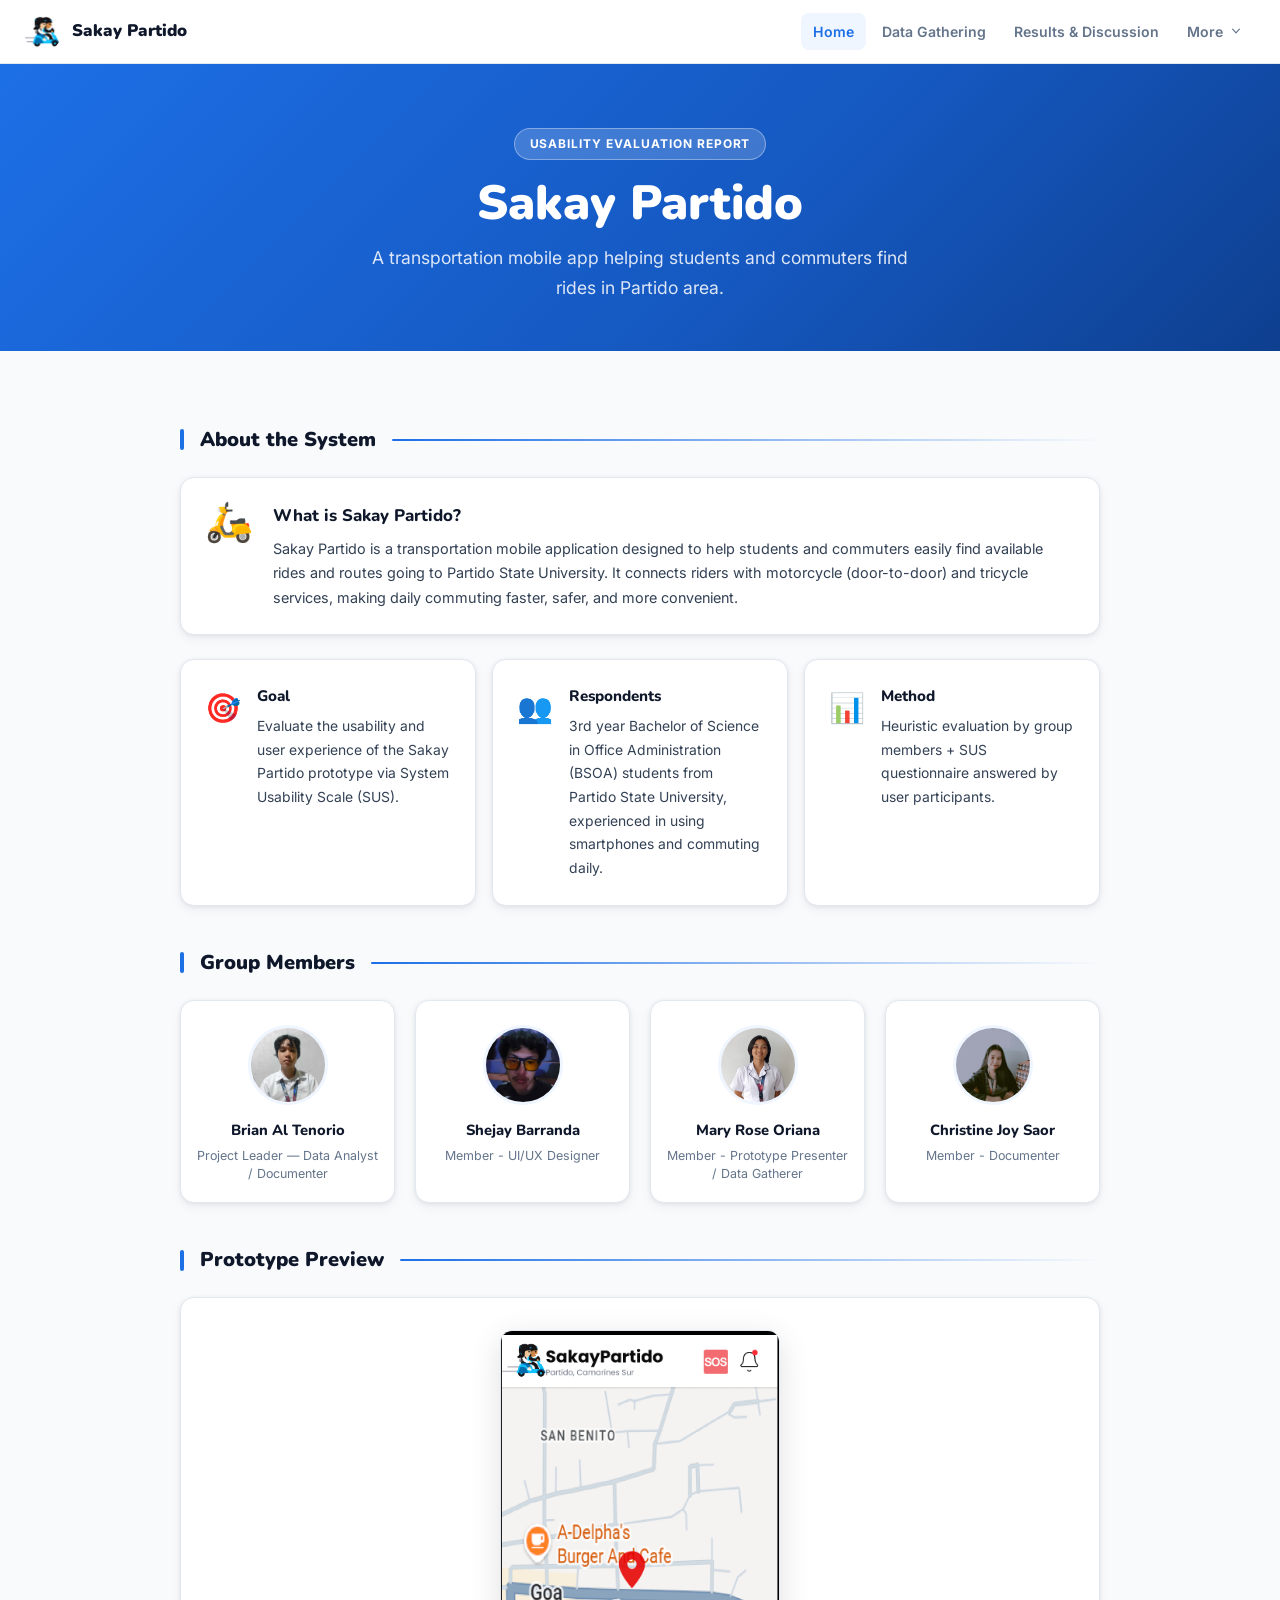
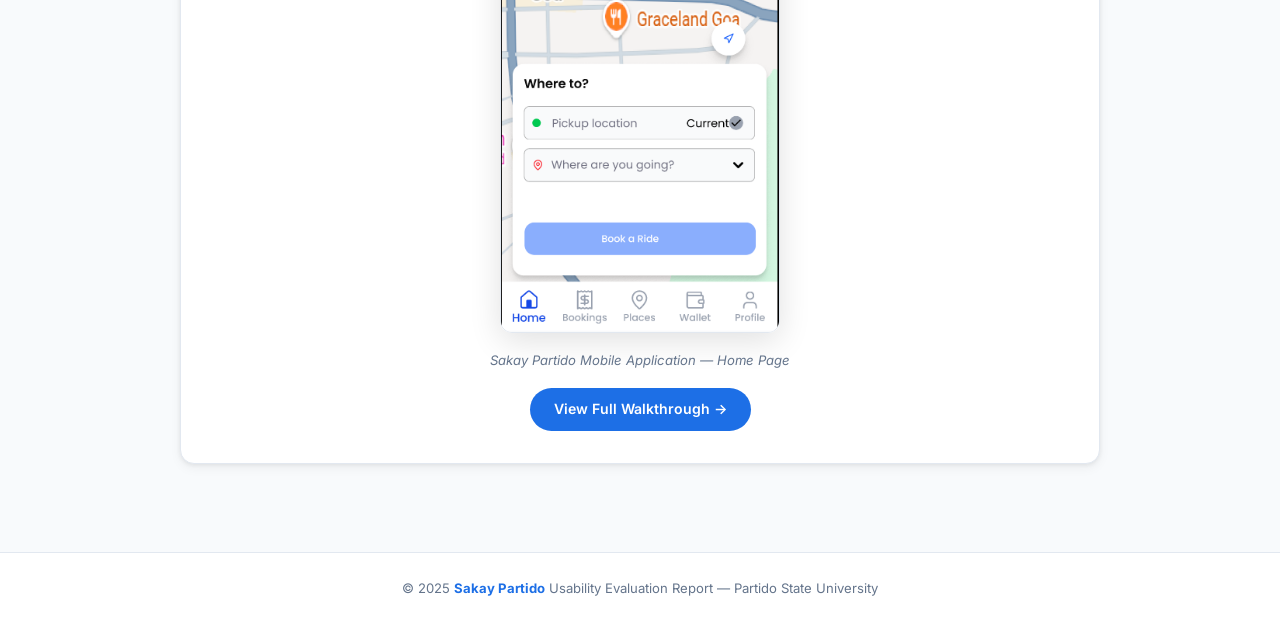
<file: index.html>
<!DOCTYPE html>
<html lang="en">
<head>
    <meta charset="UTF-8">
    <meta name="viewport" content="width=device-width, initial-scale=1.0">
    <title>Sakay Partido – Home</title>
    <link rel="stylesheet" href="style.css">
    <style>
        .section-divider {
            display: flex;
            align-items: center;
            gap: 1rem;
            margin-bottom: 1.25rem;
        }
        .section-divider::after {
            content: "";
            flex: 1;
            height: 2px;
            background: linear-gradient(to right, var(--primary, #3b82f6), transparent);
            border-radius: 99px;
        }
        .section-title {
            white-space: nowrap;
        }
    </style>
</head>
<body>

<!-- ─── NAVIGATOR ─── -->
<nav>
    <a class="logo-container" href="index.html">
        <div class="logo-circle">
            <img src="images/Logo.png" alt="Sakay Partido Logo">
        </div>
        <h2>Sakay Partido</h2>
    </a>

    <!-- Desktop links -->
    <div class="nav-links">
        <a href="index.html" class="active">Home</a>
        <a href="data-gathering.html">Data Gathering</a>
        <a href="result.html">Results &amp; Discussion</a>
        <div class="dropdown">
            <button class="dropdown-btn" id="moreBtn">
                More
                <svg viewBox="0 0 20 20" fill="currentColor">
                    <path fill-rule="evenodd" d="M5.23 7.21a.75.75 0 011.06.02L10 11.168l3.71-3.938a.75.75 0 111.08 1.04l-4.25 4.5a.75.75 0 01-1.08 0l-4.25-4.5a.75.75 0 01.02-1.06z" clip-rule="evenodd"/>
                </svg>
            </button>
            <div class="dropdown-menu" id="dropdownMenu">
                <a href="reflection.html"><span class="icon">💭</span> Reflection</a>
                <a href="prototype.html"><span class="icon">📱</span> Prototype Walkthrough</a>
            </div>
        </div>
    </div>

    <!-- Hamburger (mobile) -->
    <button class="hamburger" id="hamburger" aria-label="Open menu">
        <span></span><span></span><span></span>
    </button>
</nav>

<!-- Mobile nav drawer -->
<div class="mobile-nav" id="mobileNav">
    <a href="index.html" class="active">🏠 Home</a>
    <a href="data-gathering.html">📋 Data Gathering</a>
    <a href="result.html">📊 Results &amp; Discussion</a>
    <a href="reflection.html">💭 Reflection</a>
    <a href="prototype.html">📱 Prototype Walkthrough</a>
</div>

<!-- ─── HERO ─── -->
<div class="page-header">
    <div class="tag">Usability Evaluation Report</div>
    <h1>Sakay Partido</h1>
    <p>A transportation mobile app helping students and commuters find rides in Partido area.</p>
</div>

<main>

    <!-- About -->
    <div class="section-divider">
        <h2 class="section-title">About the System</h2>
    </div>

    <div class="info-strip">
        <div class="icon-big">🛵</div>
        <div>
            <h3>What is Sakay Partido?</h3>
            <p>Sakay Partido is a transportation mobile application designed to help students and commuters easily find available rides and routes going to Partido State University. 
            It connects riders with motorcycle (door-to-door) and tricycle services, making daily commuting faster, safer, and more convenient.</p>
        </div>
    </div>

    <div style="display:grid; grid-template-columns: repeat(auto-fit, minmax(200px,1fr)); gap:1rem; margin-bottom:2.5rem;">
        <div class="card" style="margin-bottom:0; display:flex; align-items:flex-start; gap:1rem;">
            <div style="font-size:1.8rem; flex-shrink:0;">🎯</div>
            <div>
                <h3 style="border:none; padding:0; margin-bottom:0.3rem; font-size:0.95rem;">Goal</h3>
                <p style="font-size:0.87rem;">Evaluate the usability and user experience of the Sakay Partido prototype via System Usability Scale (SUS).</p>
            </div>
        </div>
        <div class="card" style="margin-bottom:0; display:flex; align-items:flex-start; gap:1rem;">
            <div style="font-size:1.8rem; flex-shrink:0;">👥</div>
            <div>
                <h3 style="border:none; padding:0; margin-bottom:0.3rem; font-size:0.95rem;">Respondents</h3>
                <p style="font-size:0.87rem;">3rd year Bachelor of Science in Office Administration (BSOA) students from Partido State University, experienced in using smartphones and commuting daily.</p>
            </div>
        </div>
        <div class="card" style="margin-bottom:0; display:flex; align-items:flex-start; gap:1rem;">
            <div style="font-size:1.8rem; flex-shrink:0;">📊</div>
            <div>
                <h3 style="border:none; padding:0; margin-bottom:0.3rem; font-size:0.95rem;">Method</h3>
                <p style="font-size:0.87rem;">Heuristic evaluation by group members + SUS questionnaire answered by user participants.</p>
            </div>
        </div>
    </div>

    <!-- Group Members -->
    <div class="section-divider">
        <h2 class="section-title">Group Members</h2>
    </div>

    <div class="group-members">
        <div class="member-card">
            <img src="images/Brian.jpg" alt="BAT" class="member-image"
                 onerror="this.outerHTML='<div class=\'member-image fallback\'>BAT</div>'">
            <div class="member-name">Brian Al Tenorio</div>
            <div class="member-role">Project Leader — Data Analyst / Documenter</div>
        </div>
        <div class="member-card">
            <img src="images/shejay.jfif" alt="SB" class="member-image"
                 onerror="this.outerHTML='<div class=\'member-image fallback\'>SB</div>'">
            <div class="member-name">Shejay Barranda</div>
            <div class="member-role">Member - UI/UX Designer</div>
        </div>
        <div class="member-card">
            <img src="images/MR Oriana.jpg" alt="MRO" class="member-image"
                 onerror="this.outerHTML='<div class=\'member-image fallback\'>MRO</div>'">
            <div class="member-name">Mary Rose Oriana</div>
            <div class="member-role">Member - Prototype Presenter / Data Gatherer</div>
        </div>
        <div class="member-card">
            <img src="images/CJ Saor.jpg" alt="CJS" class="member-image"
                 onerror="this.outerHTML='<div class=\'member-image fallback\'>CJS</div>'">
            <div class="member-name">Christine Joy Saor</div>
            <div class="member-role">Member - Documenter</div>
        </div>
    </div>

    <!-- Prototype Preview -->
    <div class="section-divider">
        <h2 class="section-title">Prototype Preview</h2>
    </div>

    <div class="prototype-preview">
        <img src="images/screens/4_Home_Page.png" alt="Sakay Partido Mobile App Prototype" class="prototype-screenshot">
        <p>Sakay Partido Mobile Application — Home Page</p>
        <a href="prototype.html" style="display:inline-block; margin-top:1rem; background:var(--primary); color:#fff; padding:0.6rem 1.5rem; border-radius:99px; text-decoration:none; font-weight:600; font-size:0.88rem; transition:background 0.2s;" onmouseover="this.style.background='var(--primary-dark)'" onmouseout="this.style.background='var(--primary)'">
            View Full Walkthrough →
        </a>
    </div>

</main>

<footer>
    <p>&copy; 2025 <span>Sakay Partido</span> Usability Evaluation Report &mdash; Partido State University</p>
</footer>

<script>
    // Desktop dropdown
    const btn = document.getElementById('moreBtn');
    const menu = document.getElementById('dropdownMenu');
    btn.addEventListener('click', (e) => {
        e.stopPropagation();
        btn.classList.toggle('open');
        menu.classList.toggle('open');
    });
    document.addEventListener('click', () => {
        btn.classList.remove('open');
        menu.classList.remove('open');
    });

    // Mobile hamburger
    const hamburger = document.getElementById('hamburger');
    const mobileNav = document.getElementById('mobileNav');
    hamburger.addEventListener('click', () => {
        hamburger.classList.toggle('open');
        mobileNav.classList.toggle('open');
    });
</script>
</body>
</html>
</file>
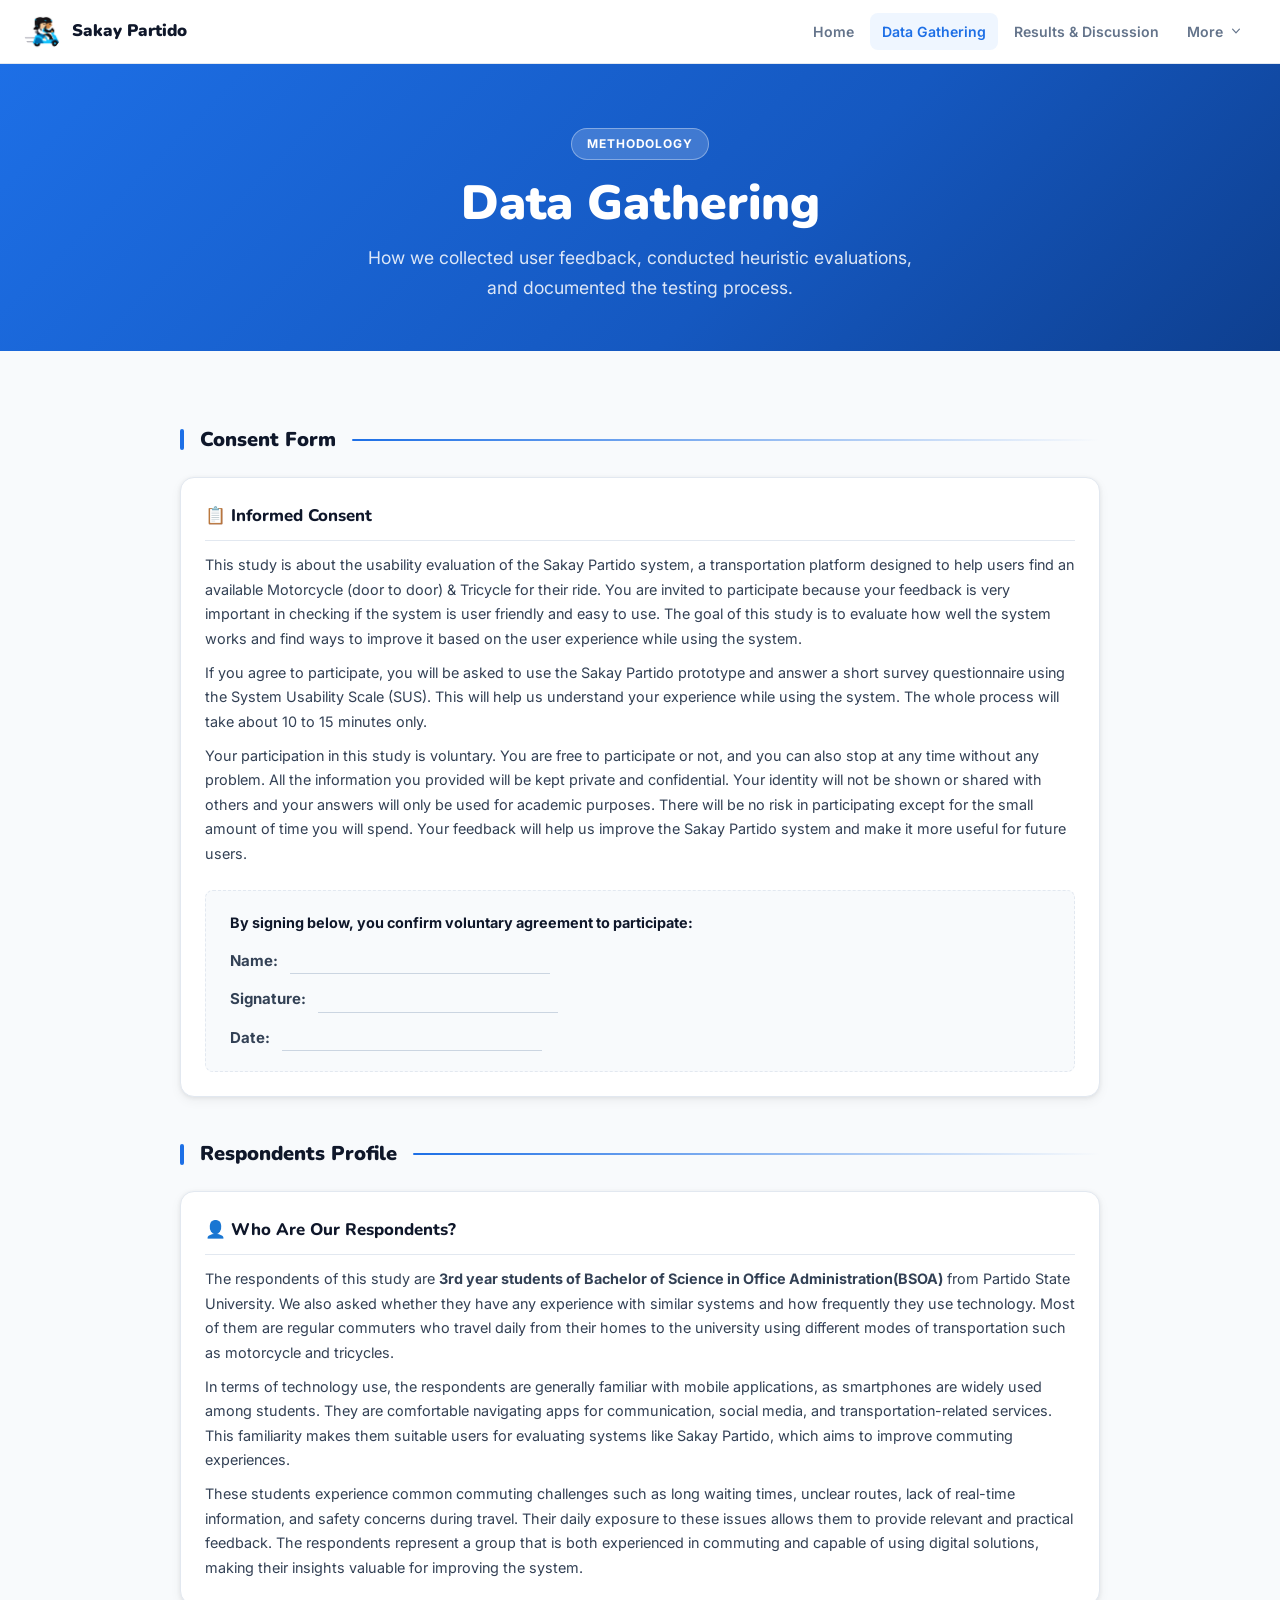
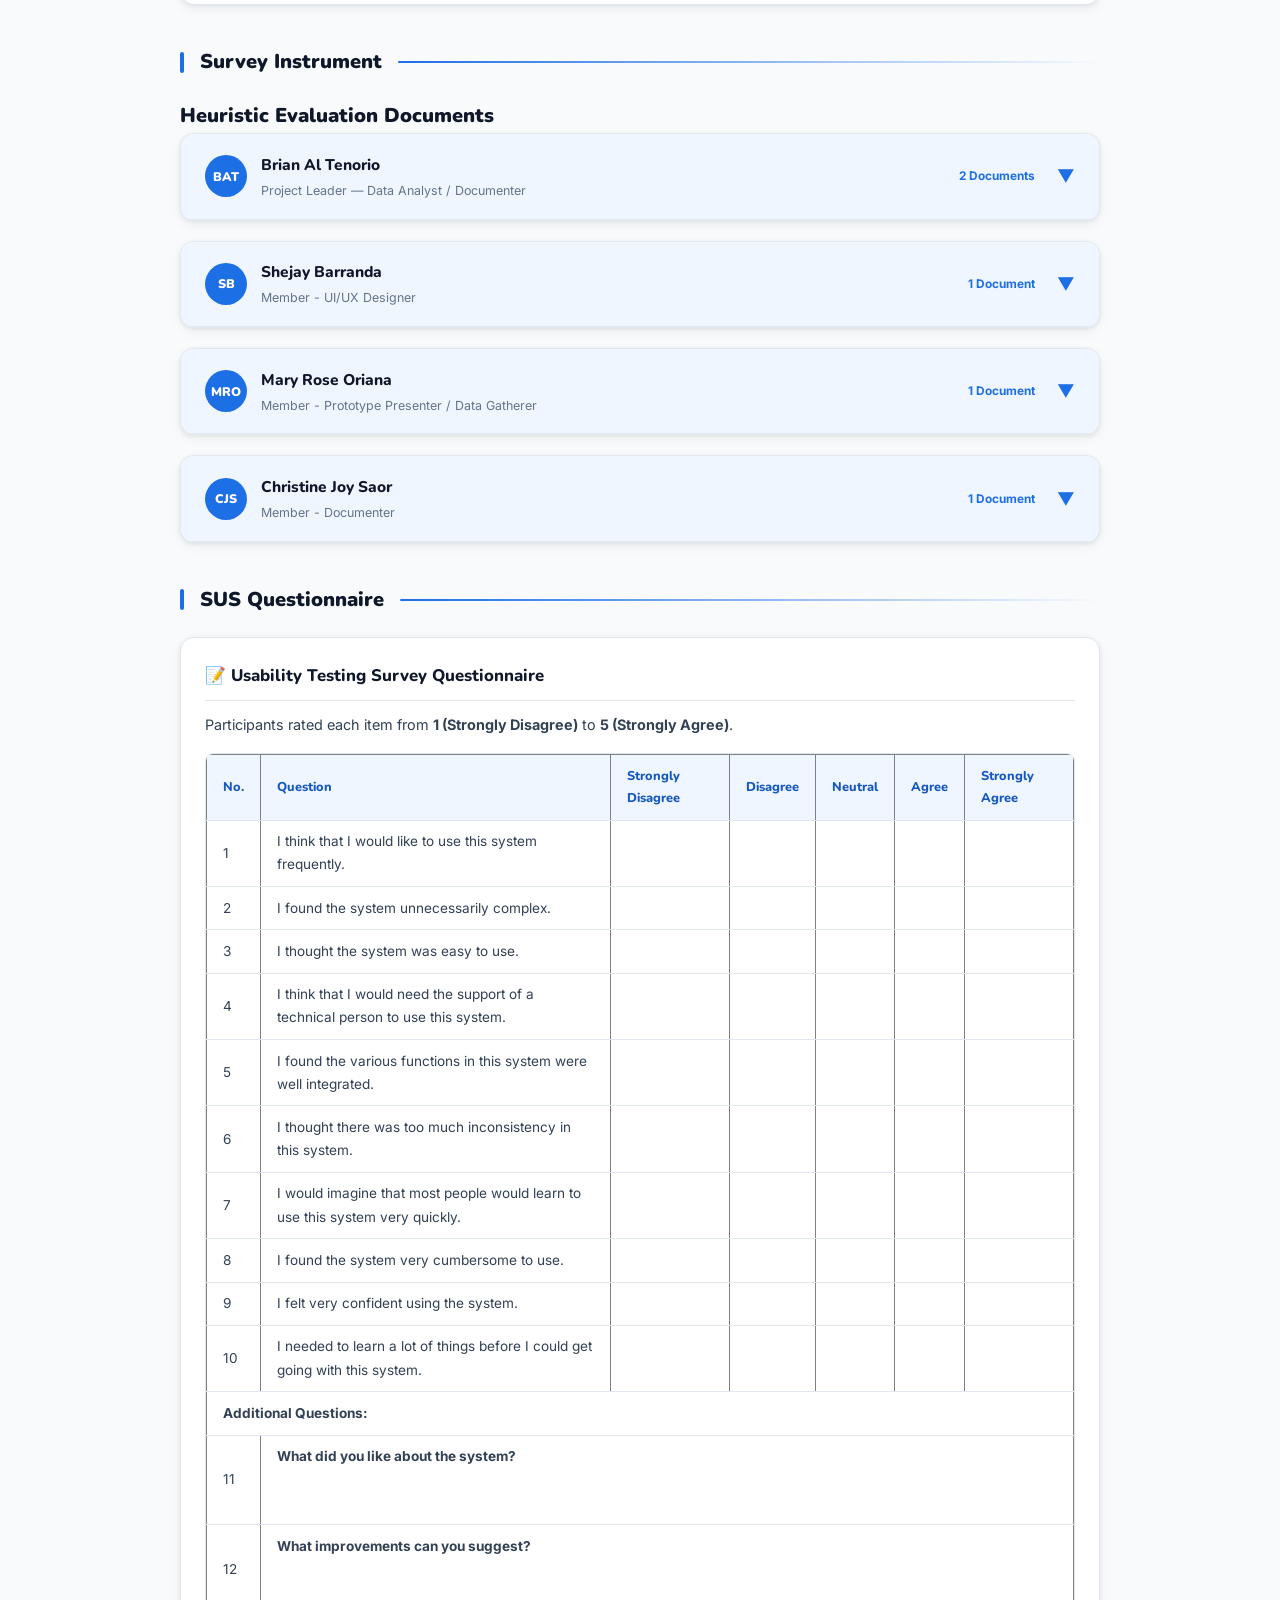
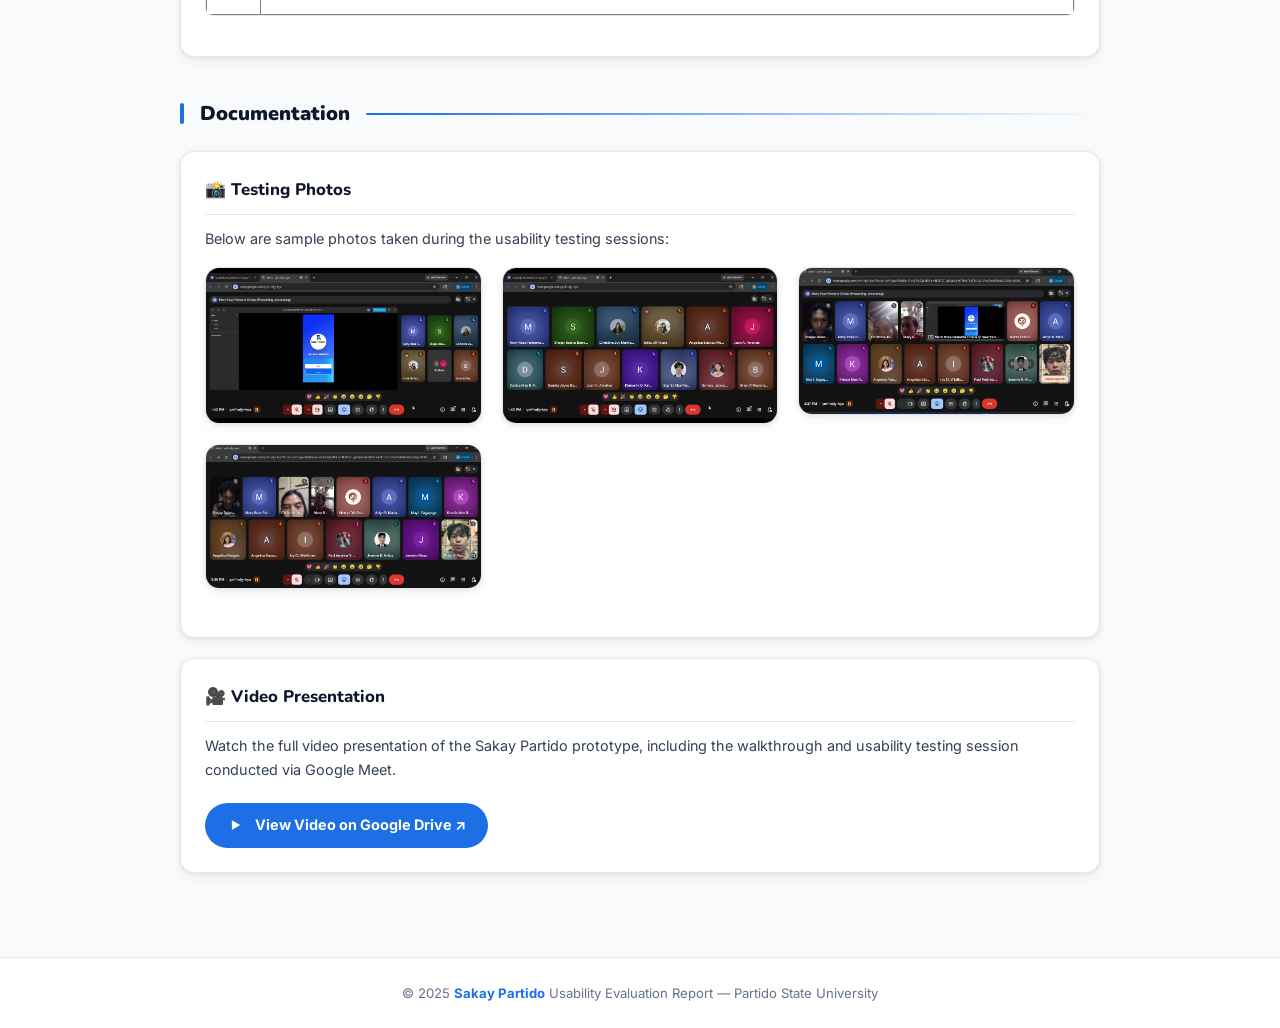
<file: data-gathering.html>
<!DOCTYPE html>
<html lang="en">
<head>
    <meta charset="UTF-8">
    <meta name="viewport" content="width=device-width, initial-scale=1.0">
    <title>Sakay Partido – Data Gathering</title>
    <link rel="stylesheet" href="style.css">
    <style>
        .section-divider {
            display: flex;
            align-items: center;
            gap: 1rem;
            margin-bottom: 1.25rem;
        }
        .section-divider::after {
            content: '';
            flex: 1;
            height: 2px;
            background: linear-gradient(to right, var(--primary, #3b82f6), transparent);
            border-radius: 99px;
        }
        .section-title {
            white-space: nowrap;
        }
    </style>
</head>
<body>

<!-- ─── NAV ─── -->
<nav>
    <a class="logo-container" href="index.html">
        <div class="logo-circle">
            <img src="images/Logo.png" alt="Sakay Partido Logo">
        </div>
        <h2>Sakay Partido</h2>
    </a>
    <div class="nav-links">
        <a href="index.html">Home</a>
        <a href="data-gathering.html" class="active">Data Gathering</a>
        <a href="result.html">Results &amp; Discussion</a>
        <div class="dropdown">
            <button class="dropdown-btn" id="moreBtn">
                More
                <svg viewBox="0 0 20 20" fill="currentColor">
                    <path fill-rule="evenodd" d="M5.23 7.21a.75.75 0 011.06.02L10 11.168l3.71-3.938a.75.75 0 111.08 1.04l-4.25 4.5a.75.75 0 01-1.08 0l-4.25-4.5a.75.75 0 01.02-1.06z" clip-rule="evenodd"/>
                </svg>
            </button>
            <div class="dropdown-menu" id="dropdownMenu">
                <a href="reflection.html"><span class="icon">💭</span> Reflection</a>
                <a href="prototype.html"><span class="icon">📱</span> Prototype Walkthrough</a>
            </div>
        </div>
    </div>
    <button class="hamburger" id="hamburger" aria-label="Open menu">
        <span></span><span></span><span></span>
    </button>
</nav>
<div class="mobile-nav" id="mobileNav">
    <a href="index.html">🏠 Home</a>
    <a href="data-gathering.html"  class="active">📋 Data Gathering</a>
    <a href="result.html">📊 Results &amp; Discussion</a>
    <a href="reflection.html">💭 Reflection</a>
    <a href="prototype.html">📱 Prototype Walkthrough</a>
</div>

<!-- ─── HEADER ─── -->
<div class="page-header">
    <div class="tag">Methodology</div>
    <h1>Data Gathering</h1>
    <p>How we collected user feedback, conducted heuristic evaluations, and documented the testing process.</p>
</div>

<!-- ─── MAIN ─── -->
<main>

    <!-- CONSENT FORM -->
    <div class="section-divider">
        <h2 class="section-title">Consent Form</h2>
    </div>

    <div class="card">
        <h3>📋 Informed Consent</h3>
        <p>
            This study is about the usability evaluation of the Sakay Partido system, a transportation 
            platform designed to help users find an available Motorcycle (door to door) &amp; Tricycle for their 
            ride. You are invited to participate because your feedback is very important in checking if the 
            system is user friendly and easy to use. The goal of this study is to evaluate how well the system 
            works and find ways to improve it based on the user experience while using the system.
        </p>
        <p>
            If you agree to participate, you will be asked to use the Sakay Partido prototype and answer a 
            short survey questionnaire using the System Usability Scale (SUS). This will help us 
            understand your experience while using the system. The whole process will take about 10 to 
            15 minutes only.
        </p>
        <p>
            Your participation in this study is voluntary. You are free to participate or not, and 
            you can also stop at any time without any problem. All the information you provided will be 
            kept private and confidential. Your identity will not be shown or shared with others and 
            your answers will only be used for academic purposes. There will be no risk in participating 
            except for the small amount of time you will spend. Your feedback will help us improve the 
            Sakay Partido system and make it more useful for future users.
        </p>

        <div style="margin-top:1.5rem; background:#f8fafc; border-radius:var(--radius-sm); padding:1.25rem 1.5rem; border:1px dashed var(--border);">
            <p style="font-weight:700; color:var(--dark); margin-bottom:0.75rem;">By signing below, you confirm voluntary agreement to participate:</p>
            <div style="display:grid; gap:0.75rem;">
                <div><strong>Name:</strong> <span style="display:inline-block; width:260px; border-bottom:1.5px solid #cbd5e1; margin-left:0.5rem;">&nbsp;</span></div>
                <div><strong>Signature:</strong> <span style="display:inline-block; width:240px; border-bottom:1.5px solid #cbd5e1; margin-left:0.5rem;">&nbsp;</span></div>
                <div><strong>Date:</strong> <span style="display:inline-block; width:260px; border-bottom:1.5px solid #cbd5e1; margin-left:0.5rem;">&nbsp;</span></div>
            </div>
        </div>
    </div>

    <!-- RESPONDENTS PROFILE -->
    <div class="section-divider" style="margin-top:2.5rem;">
        <h2 class="section-title">Respondents Profile</h2>
    </div>

    <div class="card">
        <h3>👤 Who Are Our Respondents?</h3>
        <p>
            The respondents of this study are <strong>3rd year students of Bachelor of Science in Office Administration(BSOA)</strong> from Partido State University. We also asked whether they have any experience
            with similar systems and how frequently they use technology. Most of them are regular 
            commuters who travel daily from their homes to the university using different modes of transportation 
            such as motorcycle and tricycles.
        </p>
        <p>
            In terms of technology use, the respondents are generally familiar with mobile applications, as smartphones 
            are widely used among students. They are comfortable navigating apps for communication, social media, and transportation-related services. 
            This familiarity makes them suitable users for evaluating systems like Sakay Partido, which aims to improve commuting experiences.
        </p>
        <p>
            These students experience common commuting challenges such as long waiting times, unclear routes, lack of real-time information, 
            and safety concerns during travel. Their daily exposure to these issues allows them to provide relevant and practical feedback. 
            The respondents represent a group that is both experienced in commuting and capable of using digital solutions, making their insights 
            valuable for improving the system.
        </p>
    </div>

    <div class="section-divider" style="margin-top:2.5rem;">
        <h2 class="section-title">Survey Instrument</h2>
    </div>

    <!-- HEURISTIC EVALUATION PDFs -->
        <h2 class="section-title">Heuristic Evaluation Documents</h2>

    <style>
        .pdf-member-block {
            background: var(--white);
            border: 1px solid var(--border);
            border-radius: var(--radius);
            box-shadow: var(--shadow);
            margin-bottom: 1.25rem;
            overflow: hidden;
        }
        .pdf-member-header {
            display: flex;
            align-items: center;
            justify-content: space-between;
            padding: 1.1rem 1.5rem;
            cursor: pointer;
            user-select: none;
            gap: 1rem;
            transition: background 0.2s;
        }
        .pdf-member-header:hover { background: #f8fafc; }
        .pdf-member-header-left {
            display: flex;
            align-items: center;
            gap: 0.85rem;
        }
        .pdf-avatar {
            width: 42px;
            height: 42px;
            border-radius: 50%;
            background: var(--primary);
            color: #fff;
            display: flex;
            align-items: center;
            justify-content: center;
            font-family: 'Nunito', sans-serif;
            font-weight: 900;
            font-size: 0.78rem;
            flex-shrink: 0;
        }
        .pdf-member-name {
            font-family: 'Nunito', sans-serif;
            font-weight: 800;
            color: var(--dark);
            font-size: 0.97rem;
        }
        .pdf-member-role {
            font-size: 0.78rem;
            color: var(--text-muted);
            margin-top: 0.1rem;
        }
        .pdf-badge {
            background: #eff6ff;
            color: var(--primary);
            border-radius: 99px;
            padding: 0.2rem 0.75rem;
            font-size: 0.74rem;
            font-weight: 700;
            white-space: nowrap;
        }
        .pdf-toggle-icon {
            color: var(--primary);
            font-size: 1.1rem;
            transition: transform 0.25s;
            flex-shrink: 0;
        }
        .pdf-toggle-icon.rotated { transform: rotate(180deg); }
        .pdf-body {
            display: none;
            border-top: 1px solid var(--border);
            padding: 1.25rem 1.5rem 1.5rem;
        }
        .pdf-body.open { display: block; }
        .pdf-tabs {
            display: flex;
            gap: 0.5rem;
            margin-bottom: 1rem;
            flex-wrap: wrap;
        }
        .pdf-tab-btn {
            background: #f1f5f9;
            border: 1px solid var(--border);
            border-radius: 99px;
            padding: 0.35rem 1rem;
            font-family: 'Nunito', sans-serif;
            font-size: 0.8rem;
            font-weight: 700;
            color: var(--text-muted);
            cursor: pointer;
            transition: all 0.2s;
        }
        .pdf-tab-btn.active {
            background: var(--primary);
            color: #fff;
            border-color: var(--primary);
        }
        .pdf-tab-btn:hover:not(.active) { background: #e2e8f0; }
        .pdf-frame-wrap { position: relative; }
        .pdf-frame-wrap iframe {
            width: 100%;
            height: 620px;
            border: 1px solid var(--border);
            border-radius: var(--radius-sm);
            display: block;
        }
        .pdf-open-link {
            display: inline-flex;
            align-items: center;
            gap: 0.4rem;
            margin-top: 0.75rem;
            font-size: 0.8rem;
            color: var(--primary);
            font-weight: 700;
            text-decoration: none;
        }
        .pdf-open-link:hover { text-decoration: underline; }
    </style>

    <!-- Brian — 2 PDFs -->
    <div class="pdf-member-block">
        <div class="pdf-member-header" onclick="togglePdf(this)">
            <div class="pdf-member-header-left">
                <div class="pdf-avatar">BAT</div>
                <div>
                    <div class="pdf-member-name">Brian Al Tenorio</div>
                    <div class="pdf-member-role">Project Leader — Data Analyst / Documenter</div>
                </div>
            </div>
            <div style="display:flex;align-items:center;gap:0.6rem;">
                <span class="pdf-badge">2 Documents</span>
                <span class="pdf-toggle-icon">▼</span>
            </div>
        </div>
        <div class="pdf-body">
            <div class="pdf-tabs">
                <button class="pdf-tab-btn active" onclick="switchTab(this, 'res-bat-pdf-1')">Evaluation 1</button>
                <button class="pdf-tab-btn" onclick="switchTab(this, 'res-bat-pdf-2')">Evaluation 2</button>
            </div>
            <div class="pdf-frame-wrap" id="res-bat-pdf-1">
                                <iframe src="Tenorio1_Heuristic_Evaluation.pdf" title="Shejay Barranda — Heuristic Evaluation"></iframe>
                <a class="pdf-open-link" href="pdf/Tenorio1_Heuristic_Evaluation.pdf" target="_blank">↗ Open in new tab</a>
           </div>
            <div class="pdf-frame-wrap" id="res-bat-pdf-2" style="display:none;">
                                <iframe src="Tenorio2_Heuristic_Evaluation.pdf" title="Shejay Barranda — Heuristic Evaluation"></iframe>
                <a class="pdf-open-link" href="pdf/Tenorio2_Heuristic_Evaluation.pdf" target="_blank">↗ Open in new tab</a>
            </div>
        </div>
    </div>

    <!-- Shejay — 1 PDF -->
    <div class="pdf-member-block">
        <div class="pdf-member-header" onclick="togglePdf(this)">
            <div class="pdf-member-header-left">
                <div class="pdf-avatar">SB</div>
                <div>
                    <div class="pdf-member-name">Shejay Barranda</div>
                    <div class="pdf-member-role">Member - UI/UX Designer</div>
                </div>
            </div>
            <div style="display:flex;align-items:center;gap:0.6rem;">
                <span class="pdf-badge">1 Document</span>
                <span class="pdf-toggle-icon">▼</span>
            </div>
        </div>
        <div class="pdf-body">
            <div class="pdf-frame-wrap">
                <iframe src="Barranda_Heuristic_Evaluation.pdf" title="Shejay Barranda — Heuristic Evaluation"></iframe>
                <a class="pdf-open-link" href="pdf/Barranda_Heuristic_Evaluation.pdf" target="_blank">↗ Open in new tab</a>
            </div>
        </div>
    </div>

    <!-- Mary Rose — 1 PDF -->
    <div class="pdf-member-block">
        <div class="pdf-member-header" onclick="togglePdf(this)">
            <div class="pdf-member-header-left">
                <div class="pdf-avatar">MRO</div>
                <div>
                    <div class="pdf-member-name">Mary Rose Oriana</div>
                    <div class="pdf-member-role">Member - Prototype Presenter / Data Gatherer</div>
                </div>
            </div>
            <div style="display:flex;align-items:center;gap:0.6rem;">
                <span class="pdf-badge">1 Document</span>
                <span class="pdf-toggle-icon">▼</span>
            </div>
        </div>
        <div class="pdf-body">
            <div class="pdf-frame-wrap">
                <iframe src="Oriana_Heuristic_Evaluation.pdf" title="Mary Rose Oriana — Heuristic Evaluation"></iframe>
                <a class="pdf-open-link" href="pdf/Oriana_Heuristic_Evaluation.pdf" target="_blank">↗ Open in new tab</a>
            </div>
        </div>
    </div>

    <!-- Christine Joy — 1 PDF -->
    <div class="pdf-member-block">
        <div class="pdf-member-header" onclick="togglePdf(this)">
            <div class="pdf-member-header-left">
                <div class="pdf-avatar">CJS</div>
                <div>
                    <div class="pdf-member-name">Christine Joy Saor</div>
                    <div class="pdf-member-role">Member - Documenter</div>
                </div>
            </div>
            <div style="display:flex;align-items:center;gap:0.6rem;">
                <span class="pdf-badge">1 Document</span>
                <span class="pdf-toggle-icon">▼</span>
            </div>
        </div>
        <div class="pdf-body">
            <div class="pdf-frame-wrap">
                <iframe src="Saor_Heuristic_Evaluation.pdf" title="Christine Joy Saor — Heuristic Evaluation"></iframe>
                <a class="pdf-open-link" href="pdf/Saor_Heuristic_Evaluation.pdf" target="_blank">↗ Open in new tab</a>
            </div>
        </div>
    </div>


    <!-- SUS QUESTIONNAIRE -->
    <div class="section-divider" style="margin-top:2.5rem;">
        <h2 class="section-title">SUS Questionnaire</h2>
    </div>
    <div class="card">
        <h3>📝 Usability Testing Survey Questionnaire</h3>
        <p style="margin-bottom:1rem;">Participants rated each item from <strong>1 (Strongly Disagree)</strong> to <strong>5 (Strongly Agree)</strong>.</p>

        <div class="table-wrapper">
    <table border="1" width="100%" cellspacing="0" cellpadding="10">
        <tr>
            <th>No.</th>
            <th>Question</th>
            <th>Strongly Disagree</th>
            <th>Disagree</th>
            <th>Neutral</th>
            <th>Agree</th>
            <th>Strongly Agree</th>
        </tr>

        <tr>
            <td>1</td>
            <td>I think that I would like to use this system frequently. </td>
            <td></td><td></td><td></td><td></td><td></td>
        </tr>

        <tr>
            <td>2</td>
            <td>I found the system unnecessarily complex.</td>
            <td></td><td></td><td></td><td></td><td></td>
        </tr>

        <tr>
            <td>3</td>
            <td>I thought the system was easy to use. </td>
            <td></td><td></td><td></td><td></td><td></td>
        </tr>

        <tr>
            <td>4</td>
            <td>I think that I would need the support of a technical person to use this system. </td>
            <td></td><td></td><td></td><td></td><td></td>
        </tr>

        <tr>
            <td>5</td>
            <td>I found the various functions in this system were well integrated. </td>
            <td></td><td></td><td></td><td></td><td></td>
        </tr>

        <tr>
            <td>6</td>
            <td>I thought there was too much inconsistency in this system.  </td>
            <td></td><td></td><td></td><td></td><td></td>
        </tr>

        <tr>
            <td>7</td>
            <td>I would imagine that most people would learn to use this system very quickly.  </td>
            <td></td><td></td><td></td><td></td><td></td>
        </tr>

        <tr>
            <td>8</td>
            <td>I found the system very cumbersome to use. </td>
            <td></td><td></td><td></td><td></td><td></td>
        </tr>

        <tr>
            <td>9</td>
            <td>I felt very confident using the system. </td>
            <td></td><td></td><td></td><td></td><td></td>
        </tr>

        <tr>
            <td>10</td>
            <td>I needed to learn a lot of things before I could get going with this system.</td>
            <td></td><td></td><td></td><td></td><td></td>
        </tr>

        <!-- Space ini sunod sa 10 para sa Additional Question -->
        <tr>
            <td colspan="7" style="text-align: left;">
            <strong>Additional Questions:</strong>
        </td>
        </tr>

        <tr>
            <td>11</td>
            <td colspan="6">
                <strong>What did you like about the system?</strong><br><br><br>
        </td>
        </tr>

         <tr>
            <td>12</td>
            <td colspan="6">
                <strong>What improvements can you suggest?  </strong><br><br><br>
            </td>
        </tr>
    </table>
        </div>
    </div>

    <!-- DOCUMENTATION -->
    <div class="section-divider" style="margin-top:2.5rem;">
        <h2 class="section-title">Documentation</h2>
    </div>

    <div class="card">
        <h3>📸 Testing Photos</h3>
        <p style="margin-bottom:1rem;">Below are sample photos taken during the usability testing sessions:</p>
        <div class="docs-grid">
            <img src="images/GMEET1.png" class="documentation" alt="Testing Session 1">
            <img src="images/GMEET2.png" class="documentation" alt="Testing Session 2">
            <img src="images/GMEET3.png" class="documentation" alt="Testing Session 3">
            <img src="images/GMEET4.png" class="documentation" alt="Testing Session 3">

        </div>
    </div>

    <!-- VIDEO PRESENTATION -->
    <div class="card" style="margin-top:1.25rem;">
        <h3>🎥 Video Presentation</h3>
        <p style="margin-bottom:1.25rem;">Watch the full video presentation of the Sakay Partido prototype, including the walkthrough and usability testing session conducted via Google Meet.</p>
        <a href="https://drive.google.com/drive/folders/1T9XyC73UbFD8iG8r3arpbSkfDJ65oB3x?usp=sharing"
           target="_blank"
           rel="noopener noreferrer"
           style="display:inline-flex; align-items:center; gap:0.6rem; background:var(--primary); color:#fff; padding:0.65rem 1.4rem; border-radius:99px; text-decoration:none; font-weight:700; font-size:0.9rem; transition:background 0.2s;"
           onmouseover="this.style.background='var(--primary-dark)'"
           onmouseout="this.style.background='var(--primary)'">
            <svg xmlns="http://www.w3.org/2000/svg" width="18" height="18" viewBox="0 0 24 24" fill="currentColor" style="flex-shrink:0;">
                <path d="M6.5 5.5v13l11-6.5-11-6.5z"/>
            </svg>
            View Video on Google Drive ↗
        </a>
    </div>

</main>

<footer>
    <p>&copy; 2025 <span>Sakay Partido</span> Usability Evaluation Report &mdash; Partido State University</p>
</footer>

<script>
    const btn = document.getElementById('moreBtn');
    const menu = document.getElementById('dropdownMenu');
    btn.addEventListener('click', (e) => {
        e.stopPropagation();
        btn.classList.toggle('open');
        menu.classList.toggle('open');
    });
    document.addEventListener('click', () => {
        btn.classList.remove('open');
        menu.classList.remove('open');
    });
    const hamburger = document.getElementById('hamburger');
    const mobileNav = document.getElementById('mobileNav');
    hamburger.addEventListener('click', () => {
        hamburger.classList.toggle('open');
        mobileNav.classList.toggle('open');
    });

    /* ─── PDF Viewer ─── */
    function togglePdf(header) {
        const body = header.nextElementSibling;
        const icon = header.querySelector('.pdf-toggle-icon');
        body.classList.toggle('open');
        icon.classList.toggle('rotated');
    }

    function switchTab(tabBtn, targetId) {
        tabBtn.closest('.pdf-tabs').querySelectorAll('.pdf-tab-btn').forEach(b => b.classList.remove('active'));
        tabBtn.classList.add('active');
        const block = tabBtn.closest('.pdf-body');
        block.querySelectorAll('.pdf-frame-wrap').forEach(f => f.style.display = 'none');
        block.querySelector('#' + targetId).style.display = 'block'
        }
</script>
</body>
</html>
</file>
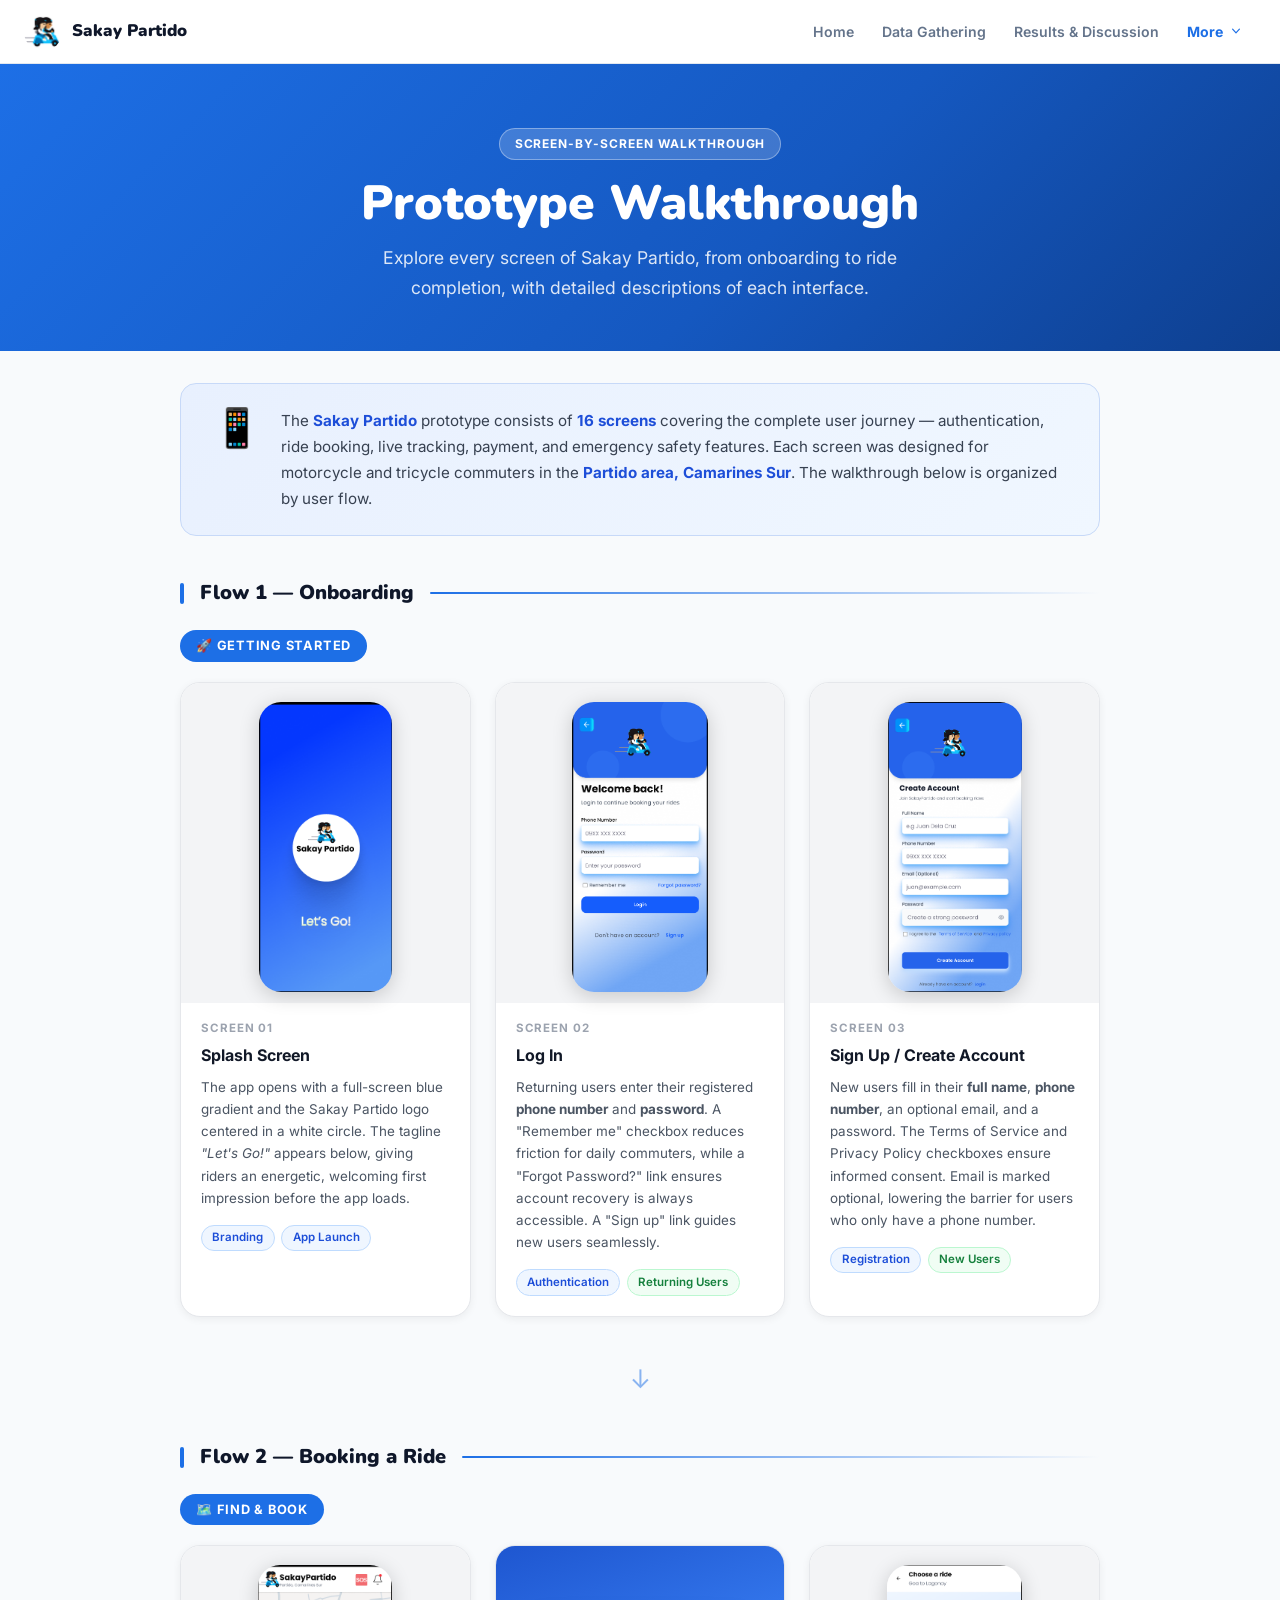
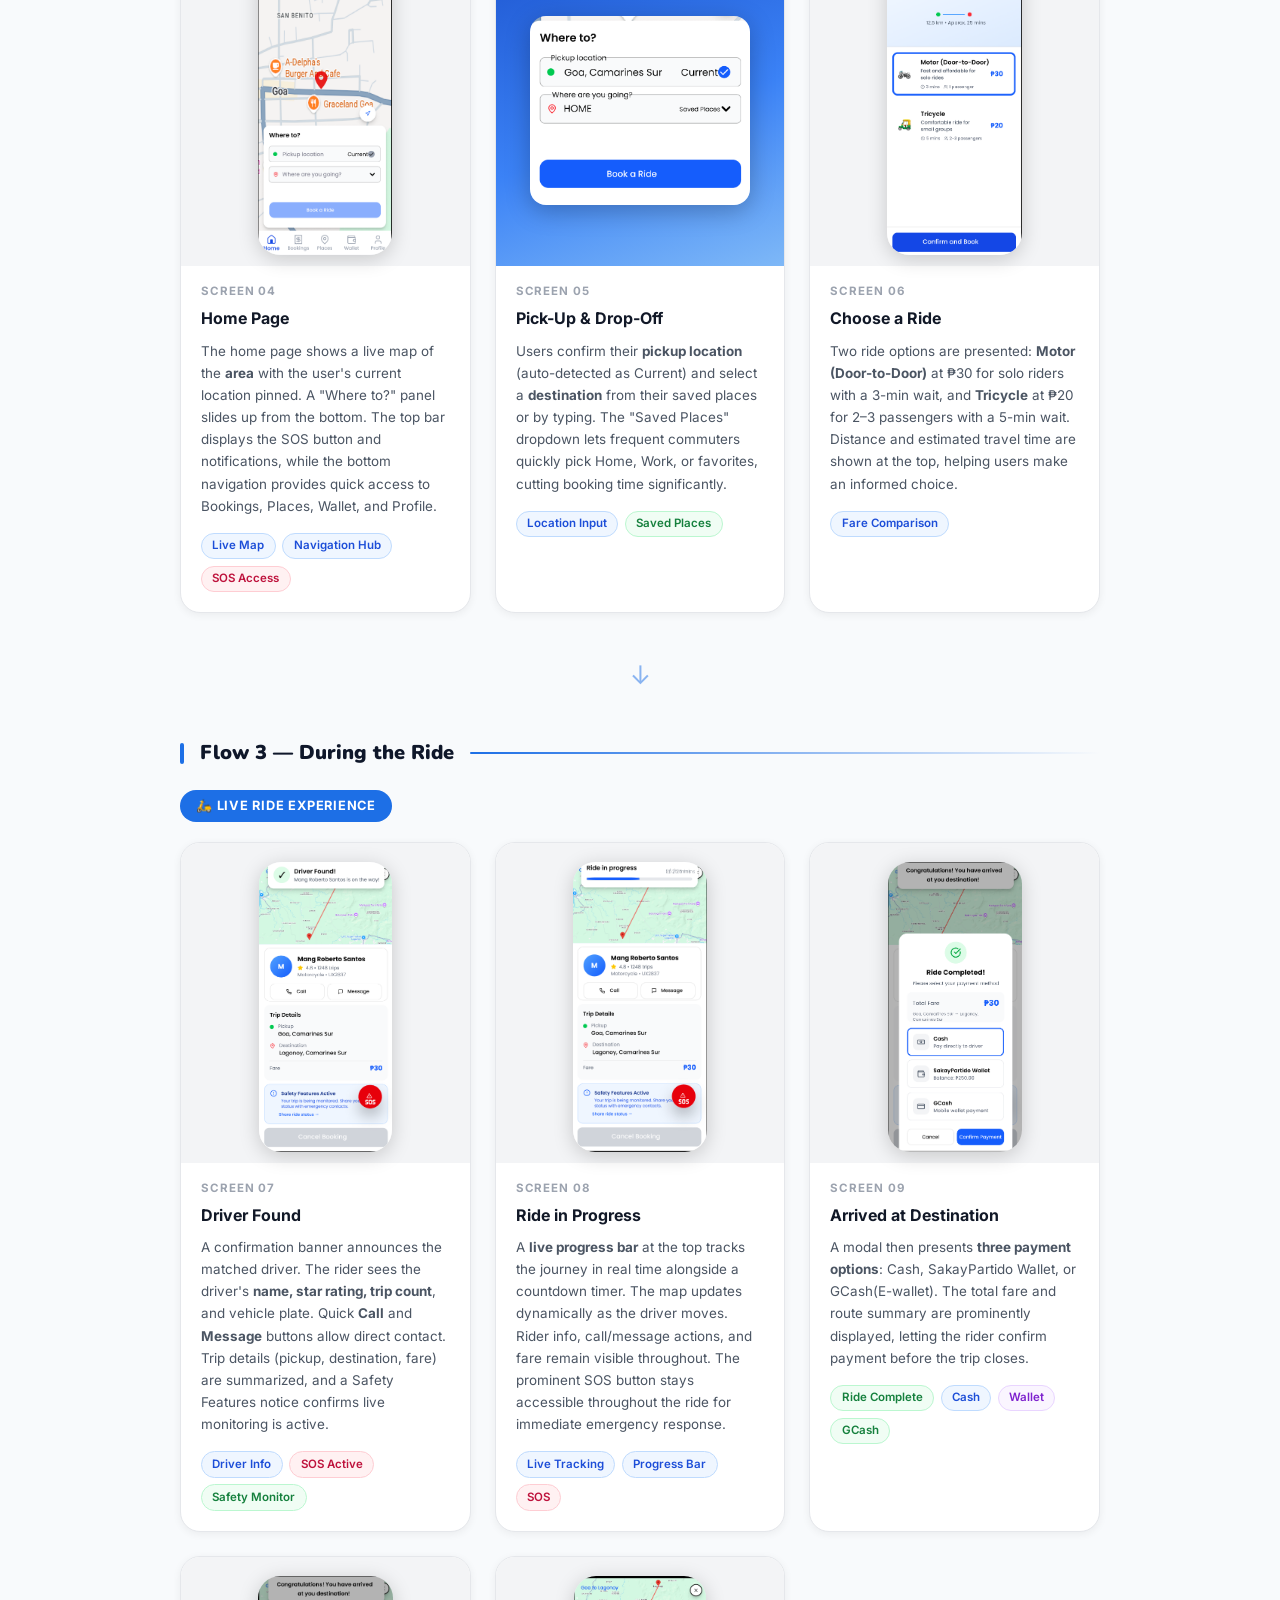
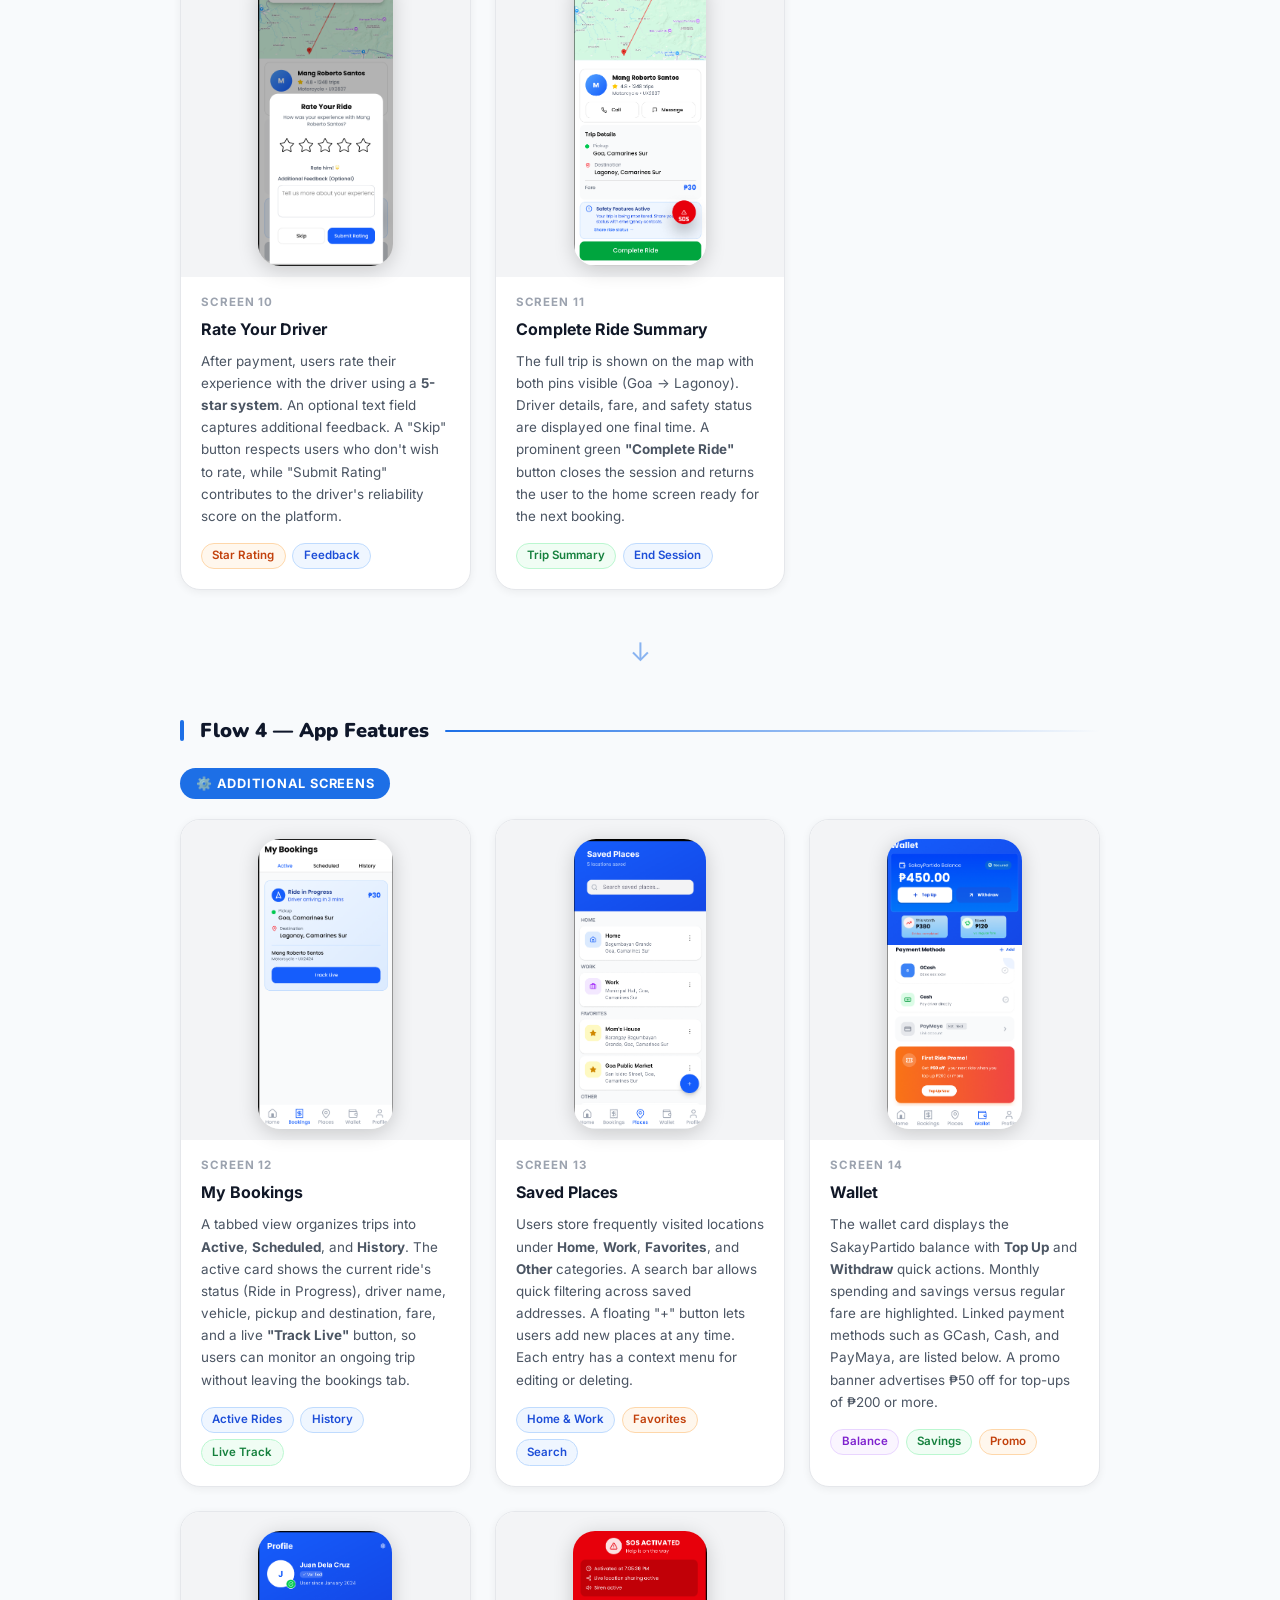
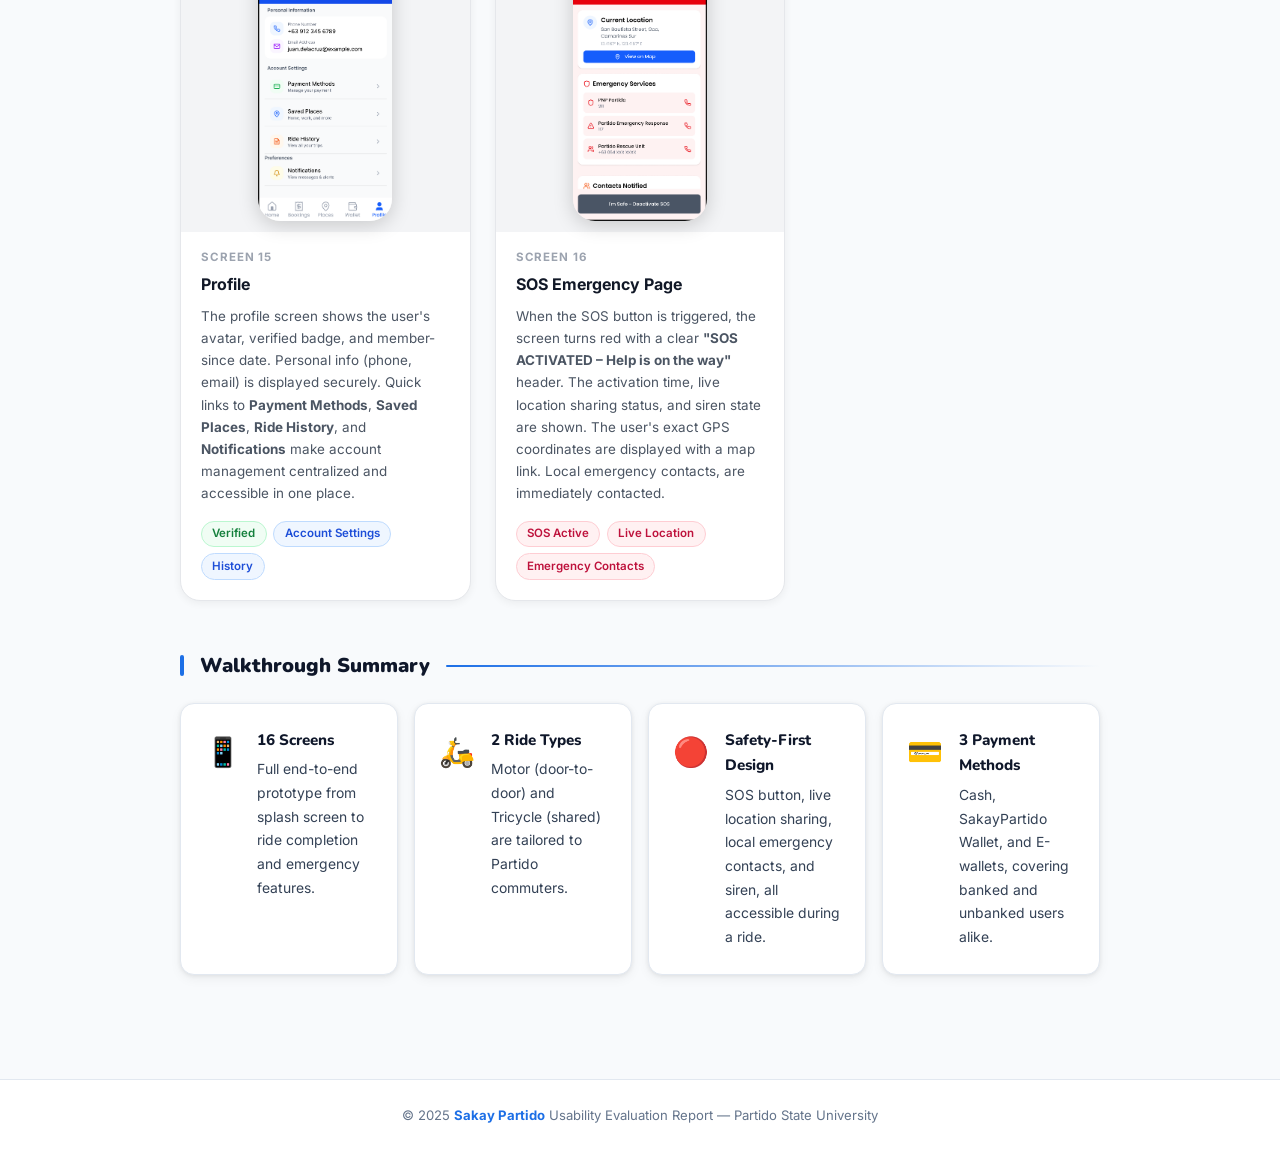
<file: prototype.html>
<!DOCTYPE html>
<html lang="en">
<head>
    <meta charset="UTF-8">
    <meta name="viewport" content="width=device-width, initial-scale=1.0">
    <title>Prototype Walkthrough – Sakay Partido</title>
    <link rel="stylesheet" href="style.css">
    <style>
        /* ── Section divider (same as index.html) ── */
        .section-divider {
            display: flex;
            align-items: center;
            gap: 1rem;
            margin-bottom: 1.25rem;
        }
        .section-divider::after {
            content: "";
            flex: 1;
            height: 2px;
            background: linear-gradient(to right, var(--primary, #3b82f6), transparent);
            border-radius: 99px;
        }
        .section-title { white-space: nowrap; }

        /* ── Intro banner ── */
        .proto-intro {
            background: linear-gradient(135deg, #e8f0fe 0%, #f0f7ff 100%);
            border: 1px solid #c7d9f8;
            border-radius: 16px;
            padding: 1.5rem 2rem;
            margin-bottom: 2.5rem;
            display: flex;
            align-items: flex-start;
            gap: 1.25rem;
        }
        .proto-intro .icon-big { font-size: 2.4rem; flex-shrink: 0; }
        .proto-intro p { margin: 0; color: #374151; font-size: 0.95rem; line-height: 1.7; }
        .proto-intro strong { color: #1d4ed8; }

        /* ── Flow section header ── */
        .flow-label {
            display: inline-flex;
            align-items: center;
            gap: 0.5rem;
            background: var(--primary, #3b82f6);
            color: #fff;
            padding: 0.3rem 1rem;
            border-radius: 99px;
            font-size: 0.8rem;
            font-weight: 700;
            letter-spacing: 0.06em;
            text-transform: uppercase;
            margin-bottom: 1.25rem;
        }

        /* ── Screen card ── */
        .screen-grid {
            display: grid;
            grid-template-columns: repeat(auto-fill, minmax(280px, 1fr));
            gap: 1.5rem;
            margin-bottom: 3rem;
        }
        .screen-card {
            background: #fff;
            border: 1px solid #e5e7eb;
            border-radius: 20px;
            overflow: hidden;
            box-shadow: 0 2px 8px rgba(0,0,0,0.06);
            transition: transform 0.2s ease, box-shadow 0.2s ease;
            display: flex;
            flex-direction: column;
        }
        .screen-card:hover {
            transform: translateY(-4px);
            box-shadow: 0 10px 28px rgba(59,130,246,0.15);
        }

        /* phone-frame wrapper — fixed height, no cropping on any screen */
        .phone-frame {
            background: #f3f4f6;
            display: flex;
            justify-content: center;
            align-items: center;
            padding: 1.25rem 1.25rem 0.75rem;
            height: 320px;
        }
        .phone-frame img {
            max-width: 155px;
            max-height: 290px;
            width: auto;
            height: auto;
            object-fit: contain;
            border-radius: 22px;
            box-shadow: 0 4px 20px rgba(0,0,0,0.18);
            display: block;
        }
        /* Screen 5 is a small bottom-sheet snippet — give it a blue
           app-matching background so it sits nicely in the same frame */
        .phone-frame.partial {
            background: linear-gradient(160deg, #1e56d0 0%, #3b82f6 55%, #7eb8f7 100%);
            border-radius: 0;
        }
        .phone-frame.partial img {
            max-width: 220px;
            max-height: 200px;
            border-radius: 16px;
            box-shadow: 0 6px 24px rgba(0,0,0,0.25);
        }

        .screen-body {
            padding: 1rem 1.25rem 1.25rem;
            flex: 1;
            display: flex;
            flex-direction: column;
            gap: 0.4rem;
        }
        .screen-num {
            font-size: 0.72rem;
            font-weight: 700;
            color: #9ca3af;
            letter-spacing: 0.08em;
            text-transform: uppercase;
        }
        .screen-name {
            font-size: 1rem;
            font-weight: 700;
            color: #111827;
            line-height: 1.3;
        }
        .screen-desc {
            font-size: 0.84rem;
            color: #4b5563;
            line-height: 1.65;
            margin-top: 0.25rem;
        }

        /* badge chips on some cards */
        .screen-badges {
            display: flex;
            flex-wrap: wrap;
            gap: 0.4rem;
            margin-top: 0.6rem;
        }
        .badge {
            display: inline-block;
            background: #eff6ff;
            color: #1d4ed8;
            border: 1px solid #bfdbfe;
            border-radius: 99px;
            padding: 0.15rem 0.65rem;
            font-size: 0.72rem;
            font-weight: 600;
        }
        .badge.green  { background:#f0fdf4; color:#15803d; border-color:#bbf7d0; }
        .badge.red    { background:#fff1f2; color:#be123c; border-color:#fecdd3; }
        .badge.orange { background:#fff7ed; color:#c2410c; border-color:#fed7aa; }
        .badge.purple { background:#faf5ff; color:#7e22ce; border-color:#e9d5ff; }

        /* flow connector arrow between groups */
        .flow-arrow {
            text-align: center;
            font-size: 1.6rem;
            color: var(--primary, #3b82f6);
            margin: -0.5rem 0 1.5rem;
            opacity: 0.5;
        }

        @media (max-width: 600px) {
            .screen-grid { grid-template-columns: 1fr 1fr; gap: 1rem; }
            .phone-frame img { width: 120px; }
            .proto-intro { flex-direction: column; }
        }
        @media (max-width: 380px) {
            .screen-grid { grid-template-columns: 1fr; }
        }
    </style>
</head>
<body>

<!-- ─── NAV ─── -->
<nav>
    <a class="logo-container" href="index.html">
        <div class="logo-circle">
            <img src="images/Logo.png" alt="Sakay Partido Logo">
        </div>
        <h2>Sakay Partido</h2>
    </a>
    <div class="nav-links">
        <a href="index.html">Home</a>
        <a href="data-gathering.html">Data Gathering</a>
        <a href="result.html">Results &amp; Discussion</a>
        <div class="dropdown">
            <button class="dropdown-btn" id="moreBtn">
                More
                <svg viewBox="0 0 20 20" fill="currentColor">
                    <path fill-rule="evenodd" d="M5.23 7.21a.75.75 0 011.06.02L10 11.168l3.71-3.938a.75.75 0 111.08 1.04l-4.25 4.5a.75.75 0 01-1.08 0l-4.25-4.5a.75.75 0 01.02-1.06z" clip-rule="evenodd"/>
                </svg>
            </button>
            <div class="dropdown-menu" id="dropdownMenu">
                <a href="reflection.html"><span class="icon">💭</span> Reflection</a>
                <a href="prototype.html" class="active"><span class="icon">📱</span> Prototype Walkthrough</a>
            </div>
        </div>
    </div>
    <button class="hamburger" id="hamburger" aria-label="Open menu">
        <span></span><span></span><span></span>
    </button>
</nav>

<!-- Mobile drawer -->
<div class="mobile-nav" id="mobileNav">
    <a href="index.html">🏠 Home</a>
    <a href="data-gathering.html">📋 Data Gathering</a>
    <a href="result.html">📊 Results &amp; Discussion</a>
    <a href="reflection.html">💭 Reflection</a>
    <a href="prototype.html" class="active">📱 Prototype Walkthrough</a>
</div>

<!-- ─── HERO ─── -->
<div class="page-header">
    <div class="tag">Screen-by-Screen Walkthrough</div>
    <h1>Prototype Walkthrough</h1>
    <p>Explore every screen of Sakay Partido, from onboarding to ride completion, with detailed descriptions of each interface.</p>
</div>

<!-- ─── MAIN ─── -->
<main>

    <!-- Intro -->
    <div class="proto-intro">
        <div class="icon-big">📱</div>
        <div>
            <p>The <strong>Sakay Partido</strong> prototype consists of <strong>16 screens</strong> covering the complete user journey — authentication, ride booking, live tracking, payment, and emergency safety features. Each screen was designed for motorcycle and tricycle commuters in the <strong>Partido area, Camarines Sur</strong>. The walkthrough below is organized by user flow.</p>
        </div>
    </div>

    <!-- ══ FLOW 1: ONBOARDING ══ -->
    <div class="section-divider">
        <h2 class="section-title">Flow 1 — Onboarding</h2>
    </div>
    <div class="flow-label">🚀 Getting Started</div>

    <div class="screen-grid">

        <!-- Screen 1 -->
        <div class="screen-card">
            <div class="phone-frame">
                <img src="images/screens/1_SplashScreen.png" alt="Splash Screen"
                     onerror="this.style.background='#3b82f6'">
            </div>
            <div class="screen-body">
                <div class="screen-num">Screen 01</div>
                <div class="screen-name">Splash Screen</div>
                <div class="screen-desc">The app opens with a full-screen blue gradient and the Sakay Partido logo centered in a white circle. The tagline <em>"Let's Go!"</em> appears below, giving riders an energetic, welcoming first impression before the app loads.</div>
                <div class="screen-badges">
                    <span class="badge">Branding</span>
                    <span class="badge">App Launch</span>
                </div>
            </div>
        </div>

        <!-- Screen 2 -->
        <div class="screen-card">
            <div class="phone-frame">
                <img src="images/screens/2_LogIn.png" alt="Login Screen"
                     onerror="this.style.background='#3b82f6'">
            </div>
            <div class="screen-body">
                <div class="screen-num">Screen 02</div>
                <div class="screen-name">Log In</div>
                <div class="screen-desc">Returning users enter their registered <strong>phone number</strong> and <strong>password</strong>. A "Remember me" checkbox reduces friction for daily commuters, while a "Forgot Password?" link ensures account recovery is always accessible. A "Sign up" link guides new users seamlessly.</div>
                <div class="screen-badges">
                    <span class="badge">Authentication</span>
                    <span class="badge green">Returning Users</span>
                </div>
            </div>
        </div>

        <!-- Screen 3 -->
        <div class="screen-card">
            <div class="phone-frame">
                <img src="images/screens/3_SIgnUp.png" alt="Sign Up Screen"
                     onerror="this.style.background='#3b82f6'">
            </div>
            <div class="screen-body">
                <div class="screen-num">Screen 03</div>
                <div class="screen-name">Sign Up / Create Account</div>
                <div class="screen-desc">New users fill in their <strong>full name</strong>, <strong>phone number</strong>, an optional email, and a password. The Terms of Service and Privacy Policy checkboxes ensure informed consent. Email is marked optional, lowering the barrier for users who only have a phone number.</div>
                <div class="screen-badges">
                    <span class="badge">Registration</span>
                    <span class="badge green">New Users</span>
                </div>
            </div>
        </div>

    </div>
    <div class="flow-arrow">↓</div>

    <!-- ══ FLOW 2: BOOKING ══ -->
    <div class="section-divider">
        <h2 class="section-title">Flow 2 — Booking a Ride</h2>
    </div>
    <div class="flow-label">🗺️ Find &amp; Book</div>

    <div class="screen-grid">

        <!-- Screen 4 -->
        <div class="screen-card">
            <div class="phone-frame">
                <img src="images/screens/4_Home_Page.png" alt="Home Page"
                     onerror="this.style.background='#3b82f6'">
            </div>
            <div class="screen-body">
                <div class="screen-num">Screen 04</div>
                <div class="screen-name">Home Page</div>
                <div class="screen-desc">The home page  shows a live map of the <strong>area</strong> with the user's current location pinned. A "Where to?" panel slides up from the bottom. The top bar displays the SOS button and notifications, while the bottom navigation provides quick access to Bookings, Places, Wallet, and Profile.</div>
                <div class="screen-badges">
                    <span class="badge">Live Map</span>
                    <span class="badge">Navigation Hub</span>
                    <span class="badge red">SOS Access</span>
                </div>
            </div>
        </div>

        <!-- Screen 5 -->
        <div class="screen-card">
            <div class="phone-frame partial">
                <img src="images/screens/5_PickUpDropOff.png" alt="Pickup Dropoff"
                     onerror="this.src='https://via.placeholder.com/200x180/3b82f6/ffffff?text=PickUp+%26+Drop-Off'">
            </div>
            <div class="screen-body">
                <div class="screen-num">Screen 05</div>
                <div class="screen-name">Pick-Up &amp; Drop-Off</div>
                <div class="screen-desc">Users confirm their <strong>pickup location</strong> (auto-detected as Current) and select a <strong>destination</strong> from their saved places or by typing. The "Saved Places" dropdown lets frequent commuters quickly pick Home, Work, or favorites, cutting booking time significantly.</div>
                <div class="screen-badges">
                    <span class="badge">Location Input</span>
                    <span class="badge green">Saved Places</span>
                </div>
            </div>
        </div>

        <!-- Screen 6 -->
        <div class="screen-card">
            <div class="phone-frame">
                <img src="images/screens/6_ChooseRide.png" alt="Choose Ride"
                     onerror="this.style.background='#3b82f6'">
            </div>
            <div class="screen-body">
                <div class="screen-num">Screen 06</div>
                <div class="screen-name">Choose a Ride</div>
                <div class="screen-desc">Two ride options are presented: <strong>Motor (Door-to-Door)</strong> at ₱30 for solo riders with a 3-min wait, and <strong>Tricycle</strong> at ₱20 for 2–3 passengers with a 5-min wait. Distance and estimated travel time are shown at the top, helping users make an informed choice.</div>
                <div class="screen-badges">
                    <span class="badge">Fare Comparison</span>
                </div>
            </div>
        </div>

    </div>
    <div class="flow-arrow">↓</div>

    <!-- ══ FLOW 3: RIDE ══ -->
    <div class="section-divider">
        <h2 class="section-title">Flow 3 — During the Ride</h2>
    </div>
    <div class="flow-label">🛵 Live Ride Experience</div>

    <div class="screen-grid">

        <!-- Screen 7 -->
        <div class="screen-card">
            <div class="phone-frame">
                <img src="images/screens/7_DriverFound.png" alt="Driver Found"
                     onerror="this.style.background='#3b82f6'">
            </div>
            <div class="screen-body">
                <div class="screen-num">Screen 07</div>
                <div class="screen-name">Driver Found</div>
                <div class="screen-desc">A confirmation banner announces the matched driver. The rider sees the driver's <strong>name, star rating, trip count</strong>, and vehicle plate. Quick <strong>Call</strong> and <strong>Message</strong> buttons allow direct contact. Trip details (pickup, destination, fare) are summarized, and a Safety Features notice confirms live monitoring is active.</div>
                <div class="screen-badges">
                    <span class="badge">Driver Info</span>
                    <span class="badge red">SOS Active</span>
                    <span class="badge green">Safety Monitor</span>
                </div>
            </div>
        </div>

        <!-- Screen 8 -->
        <div class="screen-card">
            <div class="phone-frame">
                <img src="images/screens/8_RideProgress.png" alt="Ride Progress"
                     onerror="this.style.background='#3b82f6'">
            </div>
            <div class="screen-body">
                <div class="screen-num">Screen 08</div>
                <div class="screen-name">Ride in Progress</div>
                <div class="screen-desc">A <strong>live progress bar</strong> at the top tracks the journey in real time alongside a countdown timer. The map updates dynamically as the driver moves. Rider info, call/message actions, and fare remain visible throughout. The prominent SOS button stays accessible throughout the ride for immediate emergency response.</div>
                <div class="screen-badges">
                    <span class="badge">Live Tracking</span>
                    <span class="badge">Progress Bar</span>
                    <span class="badge red">SOS</span>
                </div>
            </div>
        </div>

        <!-- Screen 9 -->
        <div class="screen-card">
            <div class="phone-frame">
                <img src="images/screens/9_ArrivedLocation.png" alt="Arrived"
                     onerror="this.style.background='#3b82f6'">
            </div>
            <div class="screen-body">
                <div class="screen-num">Screen 09</div>
                <div class="screen-name">Arrived at Destination</div>
                <div class="screen-desc">A modal then presents <strong>three payment options</strong>: Cash, SakayPartido Wallet, or GCash(E-wallet). The total fare and route summary are prominently displayed, letting the rider confirm payment before the trip closes.</div>
                <div class="screen-badges">
                    <span class="badge green">Ride Complete</span>
                    <span class="badge">Cash</span>
                    <span class="badge purple">Wallet</span>
                    <span class="badge green">GCash</span>
                </div>
            </div>
        </div>

        <!-- Screen 10 -->
        <div class="screen-card">
            <div class="phone-frame">
                <img src="images/screens/10_DriverRating.png" alt="Driver Rating"
                     onerror="this.style.background='#3b82f6'">
            </div>
            <div class="screen-body">
                <div class="screen-num">Screen 10</div>
                <div class="screen-name">Rate Your Driver</div>
                <div class="screen-desc">After payment, users rate their experience with the driver using a <strong>5-star system</strong>. An optional text field captures additional feedback. A "Skip" button respects users who don't wish to rate, while "Submit Rating" contributes to the driver's reliability score on the platform.</div>
                <div class="screen-badges">
                    <span class="badge orange">Star Rating</span>
                    <span class="badge">Feedback</span>
                </div>
            </div>
        </div>

        <!-- Screen 11 -->
        <div class="screen-card">
            <div class="phone-frame">
                <img src="images/screens/11_CompleteRide.png" alt="Complete Ride"
                     onerror="this.style.background='#3b82f6'">
            </div>
            <div class="screen-body">
                <div class="screen-num">Screen 11</div>
                <div class="screen-name">Complete Ride Summary</div>
                <div class="screen-desc">The full trip is shown on the map with both pins visible (Goa → Lagonoy). Driver details, fare, and safety status are displayed one final time. A prominent green <strong>"Complete Ride"</strong> button closes the session and returns the user to the home screen ready for the next booking.</div>
                <div class="screen-badges">
                    <span class="badge green">Trip Summary</span>
                    <span class="badge">End Session</span>
                </div>
            </div>
        </div>

    </div>
    <div class="flow-arrow">↓</div>

    <!-- ══ FLOW 4: EXTRAS ══ -->
    <div class="section-divider">
        <h2 class="section-title">Flow 4 — App Features</h2>
    </div>
    <div class="flow-label">⚙️ Additional Screens</div>

    <div class="screen-grid">

        <!-- Screen 12 -->
        <div class="screen-card">
            <div class="phone-frame">
                <img src="images/screens/12_BookingsPage.png" alt="Bookings Page"
                     onerror="this.style.background='#3b82f6'">
            </div>
            <div class="screen-body">
                <div class="screen-num">Screen 12</div>
                <div class="screen-name">My Bookings</div>
                <div class="screen-desc">A tabbed view organizes trips into <strong>Active</strong>, <strong>Scheduled</strong>, and <strong>History</strong>. The active card shows the current ride's status (Ride in Progress), driver name, vehicle, pickup and destination, fare, and a live <strong>"Track Live"</strong> button, so users can monitor an ongoing trip without leaving the bookings tab.</div>
                <div class="screen-badges">
                    <span class="badge">Active Rides</span>
                    <span class="badge">History</span>
                    <span class="badge green">Live Track</span>
                </div>
            </div>
        </div>

        <!-- Screen 13 -->
        <div class="screen-card">
            <div class="phone-frame">
                <img src="images/screens/13_AddPlacePage.png" alt="Saved Places"
                     onerror="this.style.background='#3b82f6'">
            </div>
            <div class="screen-body">
                <div class="screen-num">Screen 13</div>
                <div class="screen-name">Saved Places</div>
                <div class="screen-desc">Users store frequently visited locations under <strong>Home</strong>, <strong>Work</strong>, <strong>Favorites</strong>, and <strong>Other</strong> categories. A search bar allows quick filtering across saved addresses. A floating "+" button lets users add new places at any time. Each entry has a context menu for editing or deleting.</div>
                <div class="screen-badges">
                    <span class="badge">Home &amp; Work</span>
                    <span class="badge orange">Favorites</span>
                    <span class="badge">Search</span>
                </div>
            </div>
        </div>

        <!-- Screen 14 -->
        <div class="screen-card">
            <div class="phone-frame">
                <img src="images/screens/14_WalletPage.png" alt="Wallet"
                     onerror="this.style.background='#3b82f6'">
            </div>
            <div class="screen-body">
                <div class="screen-num">Screen 14</div>
                <div class="screen-name">Wallet</div>
                <div class="screen-desc">The wallet card displays the SakayPartido balance with <strong>Top Up</strong> and <strong>Withdraw</strong> quick actions. Monthly spending and savings versus regular fare are highlighted. Linked payment methods such as GCash, Cash, and PayMaya, are listed below. A promo banner advertises ₱50 off for top-ups of ₱200 or more.</div>
                <div class="screen-badges">
                    <span class="badge purple">Balance</span>
                    <span class="badge green">Savings</span>
                    <span class="badge orange">Promo</span>
                </div>
            </div>
        </div>

        <!-- Screen 15 -->
        <div class="screen-card">
            <div class="phone-frame">
                <img src="images/screens/15_ProfilePage.png" alt="Profile"
                     onerror="this.style.background='#3b82f6'">
            </div>
            <div class="screen-body">
                <div class="screen-num">Screen 15</div>
                <div class="screen-name">Profile</div>
                <div class="screen-desc">The profile screen shows the user's avatar, verified badge, and member-since date. Personal info (phone, email) is displayed securely. Quick links to <strong>Payment Methods</strong>, <strong>Saved Places</strong>, <strong>Ride History</strong>, and <strong>Notifications</strong> make account management centralized and accessible in one place.</div>
                <div class="screen-badges">
                    <span class="badge green">Verified</span>
                    <span class="badge">Account Settings</span>
                    <span class="badge">History</span>
                </div>
            </div>
        </div>

        <!-- Screen 16 -->
        <div class="screen-card">
            <div class="phone-frame">
                <img src="images/screens/16_SOSPage.png" alt="SOS Page"
                     onerror="this.style.background='#ef4444'">
            </div>
            <div class="screen-body">
                <div class="screen-num">Screen 16</div>
                <div class="screen-name">SOS Emergency Page</div>
                <div class="screen-desc">When the SOS button is triggered, the screen turns red with a clear <strong>"SOS ACTIVATED – Help is on the way"</strong> header. The activation time, live location sharing status, and siren state are shown. The user's exact GPS coordinates are displayed with a map link. Local emergency contacts, are immediately contacted.</div>
                <div class="screen-badges">
                    <span class="badge red">SOS Active</span>
                    <span class="badge red">Live Location</span>
                    <span class="badge red">Emergency Contacts</span>
                </div>
            </div>
        </div>

    </div>

    <!-- Summary strip -->
    <div class="section-divider">
        <h2 class="section-title">Walkthrough Summary</h2>
    </div>

    <div style="display:grid; grid-template-columns: repeat(auto-fit, minmax(200px,1fr)); gap:1rem; margin-bottom:2.5rem;">
        <div class="card" style="margin-bottom:0; display:flex; align-items:flex-start; gap:1rem;">
            <div style="font-size:1.8rem; flex-shrink:0;">📱</div>
            <div>
                <h3 style="border:none; padding:0; margin-bottom:0.3rem; font-size:0.95rem;">16 Screens</h3>
                <p style="font-size:0.87rem;">Full end-to-end prototype from splash screen to ride completion and emergency features.</p>
            </div>
        </div>
        <div class="card" style="margin-bottom:0; display:flex; align-items:flex-start; gap:1rem;">
            <div style="font-size:1.8rem; flex-shrink:0;">🛵</div>
            <div>
                <h3 style="border:none; padding:0; margin-bottom:0.3rem; font-size:0.95rem;">2 Ride Types</h3>
                <p style="font-size:0.87rem;">Motor (door-to-door) and Tricycle (shared) are tailored to Partido commuters.</p>
            </div>
        </div>
        <div class="card" style="margin-bottom:0; display:flex; align-items:flex-start; gap:1rem;">
            <div style="font-size:1.8rem; flex-shrink:0;">🔴</div>
            <div>
                <h3 style="border:none; padding:0; margin-bottom:0.3rem; font-size:0.95rem;">Safety-First Design</h3>
                <p style="font-size:0.87rem;">SOS button, live location sharing, local emergency contacts, and siren, all accessible during a ride.</p>
            </div>
        </div>
        <div class="card" style="margin-bottom:0; display:flex; align-items:flex-start; gap:1rem;">
            <div style="font-size:1.8rem; flex-shrink:0;">💳</div>
            <div>
                <h3 style="border:none; padding:0; margin-bottom:0.3rem; font-size:0.95rem;">3 Payment Methods</h3>
                <p style="font-size:0.87rem;">Cash, SakayPartido Wallet, and E-wallets, covering banked and unbanked users alike.</p>
            </div>
        </div>
    </div>

</main>

<footer>
    <p>&copy; 2025 <span>Sakay Partido</span> Usability Evaluation Report &mdash; Partido State University</p>
</footer>

<script>
    const btn  = document.getElementById('moreBtn');
    const menu = document.getElementById('dropdownMenu');

    // Highlight "More" button when current page is one of its children
    const currentPage = location.pathname.split('/').pop() || 'index.html';
    const morePages   = ['reflection.html', 'prototype.html'];
    if (morePages.includes(currentPage)) {
        btn.classList.add('active');
    }

    btn.addEventListener('click', e => { e.stopPropagation(); btn.classList.toggle('open'); menu.classList.toggle('open'); });
    document.addEventListener('click', () => { btn.classList.remove('open'); menu.classList.remove('open'); });

    const hamburger = document.getElementById('hamburger');
    const mobileNav = document.getElementById('mobileNav');
    hamburger.addEventListener('click', () => { hamburger.classList.toggle('open'); mobileNav.classList.toggle('open'); });
</script>

<style>
    /* Make the More button visually match an active nav link */
    .dropdown-btn.active {
        color: var(--primary, #3b82f6) !important;
        font-weight: 700;
    }
    .dropdown-btn.active svg {
        color: var(--primary, #3b82f6);
    }
</style>
</body>
</html>
</file>
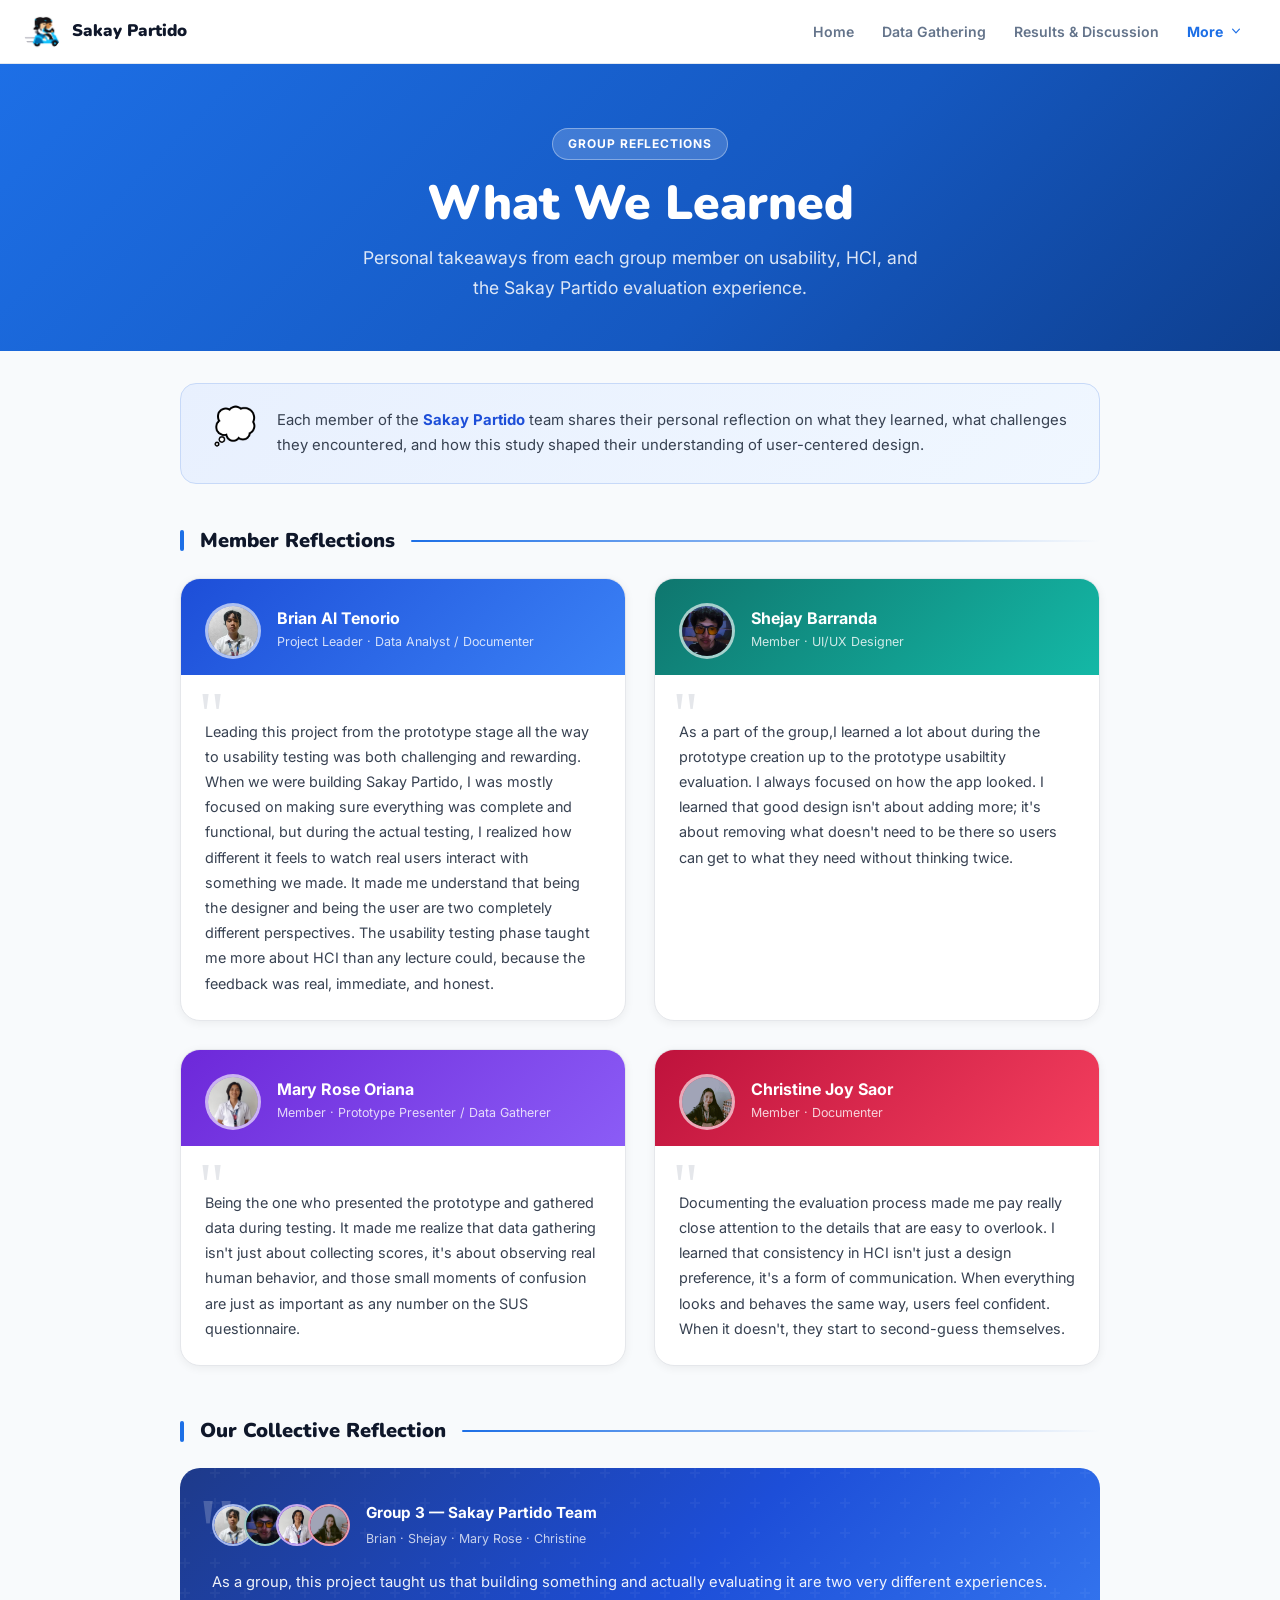
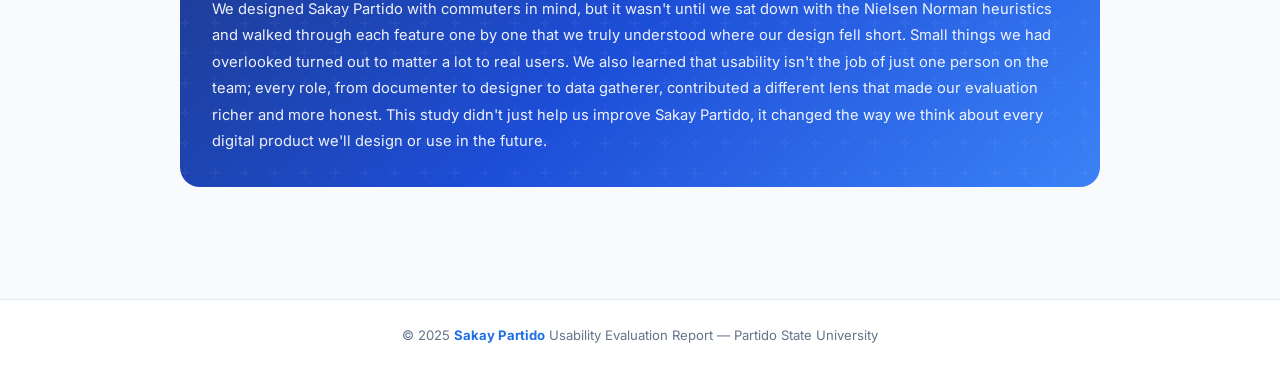
<file: reflection.html>
<!DOCTYPE html>
<html lang="en">
<head>
    <meta charset="UTF-8">
    <meta name="viewport" content="width=device-width, initial-scale=1.0">
    <title>Reflections – Sakay Partido</title>
    <link rel="stylesheet" href="style.css">
    <style>
        .section-divider {
            display: flex;
            align-items: center;
            gap: 1rem;
            margin-bottom: 1.25rem;
        }
        .section-divider::after {
            content: "";
            flex: 1;
            height: 2px;
            background: linear-gradient(to right, var(--primary, #3b82f6), transparent);
            border-radius: 99px;
        }
        .section-title { white-space: nowrap; }

        /* ── Reflection cards ── */
        .reflection-grid {
            display: grid;
            grid-template-columns: repeat(auto-fit, minmax(300px, 1fr));
            gap: 1.75rem;
            margin-bottom: 3rem;
        }

        .reflection-card {
            background: #fff;
            border: 1px solid #e5e7eb;
            border-radius: 20px;
            overflow: hidden;
            box-shadow: 0 2px 10px rgba(0,0,0,0.06);
            transition: transform 0.2s ease, box-shadow 0.2s ease;
            display: flex;
            flex-direction: column;
        }
        .reflection-card:hover {
            transform: translateY(-4px);
            box-shadow: 0 12px 30px rgba(59,130,246,0.13);
        }

        /* Coloured top banner per member */
        .card-banner {
            padding: 1.5rem 1.5rem 1rem;
            display: flex;
            align-items: center;
            gap: 1rem;
        }
        .card-banner.blue   { background: linear-gradient(135deg, #1d4ed8, #3b82f6); }
        .card-banner.teal   { background: linear-gradient(135deg, #0f766e, #14b8a6); }
        .card-banner.violet { background: linear-gradient(135deg, #6d28d9, #8b5cf6); }
        .card-banner.rose   { background: linear-gradient(135deg, #be123c, #f43f5e); }

        .member-avatar {
            width: 56px;
            height: 56px;
            border-radius: 50%;
            border: 3px solid rgba(255,255,255,0.5);
            object-fit: cover;
            flex-shrink: 0;
            background: rgba(255,255,255,0.25);
            display: flex;
            align-items: center;
            justify-content: center;
            font-size: 1.3rem;
            font-weight: 700;
            color: #fff;
        }
        .member-avatar img {
            width: 100%;
            height: 100%;
            border-radius: 50%;
            object-fit: cover;
        }

        .banner-info { flex: 1; }
        .banner-name {
            font-size: 1rem;
            font-weight: 700;
            color: #fff;
            line-height: 1.2;
        }
        .banner-role {
            font-size: 0.78rem;
            color: rgba(255,255,255,0.8);
            margin-top: 0.2rem;
        }
        .banner-task {
            display: inline-block;
            margin-top: 0.45rem;
            background: rgba(255,255,255,0.2);
            color: #fff;
            font-size: 0.72rem;
            font-weight: 600;
            padding: 0.15rem 0.65rem;
            border-radius: 99px;
            letter-spacing: 0.04em;
        }

        /* Quote / reflection body */
        .card-body {
            padding: 1.25rem 1.5rem 1.5rem;
            flex: 1;
            position: relative;
        }
        .quote-mark {
            font-size: 4rem;
            line-height: 1;
            color: #e5e7eb;
            font-family: Georgia, serif;
            position: absolute;
            top: 0.5rem;
            left: 1.1rem;
            pointer-events: none;
            user-select: none;
        }
        .reflection-text {
            font-size: 0.9rem;
            color: #374151;
            line-height: 1.75;
            padding-top: 1.5rem;  /* clear the quote mark */
            position: relative;
            z-index: 1;
        }

        /* Intro strip */
        .page-intro {
            background: linear-gradient(135deg, #e8f0fe, #f0f7ff);
            border: 1px solid #c7d9f8;
            border-radius: 16px;
            padding: 1.5rem 2rem;
            margin-bottom: 2.5rem;
            display: flex;
            align-items: flex-start;
            gap: 1.25rem;
        }
        .page-intro .icon-big { font-size: 2.2rem; flex-shrink: 0; }
        .page-intro p { margin: 0; color: #374151; font-size: 0.93rem; line-height: 1.7; }
        .page-intro strong { color: #1d4ed8; }

        /* ── Group / collective reflection ── */
        .group-reflection {
            background: linear-gradient(135deg, #1e3a8a 0%, #1d4ed8 50%, #3b82f6 100%);
            border-radius: 20px;
            padding: 2rem 2rem 2rem;
            margin-bottom: 3rem;
            position: relative;
            overflow: hidden;
        }
        .group-reflection::before {
            content: "";
            position: absolute;
            inset: 0;
            background: url("data:image/svg+xml,%3Csvg width='60' height='60' viewBox='0 0 60 60' xmlns='http://www.w3.org/2000/svg'%3E%3Cg fill='none' fill-rule='evenodd'%3E%3Cg fill='%23ffffff' fill-opacity='0.04'%3E%3Cpath d='M36 34v-4h-2v4h-4v2h4v4h2v-4h4v-2h-4zm0-30V0h-2v4h-4v2h4v4h2V6h4V4h-4zM6 34v-4H4v4H0v2h4v4h2v-4h4v-2H6zM6 4V0H4v4H0v2h4v4h2V6h4V4H6z'/%3E%3C/g%3E%3C/g%3E%3C/svg%3E");
            pointer-events: none;
        }
        .gr-header {
            display: flex;
            align-items: center;
            gap: 1rem;
            margin-bottom: 1.25rem;
        }
        .gr-avatars {
            display: flex;
        }
        .gr-avatar {
            width: 42px;
            height: 42px;
            border-radius: 50%;
            border: 2.5px solid rgba(255,255,255,0.6);
            margin-left: -10px;
            overflow: hidden;
            display: flex;
            align-items: center;
            justify-content: center;
            font-size: 0.7rem;
            font-weight: 700;
            color: #fff;
            flex-shrink: 0;
        }
        .gr-avatar:first-child { margin-left: 0; }
        .gr-avatar img {
            width: 100%;
            height: 100%;
            object-fit: cover;
            border-radius: 50%;
        }
        .gr-title {
            font-size: 0.95rem;
            font-weight: 700;
            color: #fff;
        }
        .gr-subtitle {
            font-size: 0.78rem;
            color: rgba(255,255,255,0.75);
            margin-top: 0.15rem;
        }
        .gr-quote {
            color: rgba(255,255,255,0.2);
            position: absolute;
            top: 1rem;
            right: 1.5rem;
            font-size: 6rem;
        }
        .gr-text {
            font-size: 0.92rem;
            color: rgba(255,255,255,0.93);
            line-height: 1.8;
            margin: 0;
            position: relative;
            z-index: 1;
        }

        @media (max-width: 600px) {
            .reflection-grid { grid-template-columns: 1fr; }
            .page-intro { flex-direction: column; }
            .group-reflection { padding: 1.5rem; }
            .gr-quote { display: none; }
        }
    </style>
</head>
<body>

<!-- ─── NAV ─── -->
<nav>
    <a class="logo-container" href="index.html">
        <div class="logo-circle">
            <img src="images/Logo.png" alt="Sakay Partido Logo">
        </div>
        <h2>Sakay Partido</h2>
    </a>
    <div class="nav-links">
        <a href="index.html">Home</a>
        <a href="data-gathering.html">Data Gathering</a>
        <a href="result.html">Results &amp; Discussion</a>
        <div class="dropdown">
            <button class="dropdown-btn" id="moreBtn">
                More
                <svg viewBox="0 0 20 20" fill="currentColor">
                    <path fill-rule="evenodd" d="M5.23 7.21a.75.75 0 011.06.02L10 11.168l3.71-3.938a.75.75 0 111.08 1.04l-4.25 4.5a.75.75 0 01-1.08 0l-4.25-4.5a.75.75 0 01.02-1.06z" clip-rule="evenodd"/>
                </svg>
            </button>
            <div class="dropdown-menu" id="dropdownMenu">
                <a href="reflection.html" class="active"><span class="icon">💭</span> Reflection</a>
                <a href="prototype.html"><span class="icon">📱</span> Prototype Walkthrough</a>
            </div>
        </div>
    </div>
    <button class="hamburger" id="hamburger" aria-label="Open menu">
        <span></span><span></span><span></span>
    </button>
</nav>

<!-- Mobile drawer -->
<div class="mobile-nav" id="mobileNav">
    <a href="index.html">🏠 Home</a>
    <a href="data-gathering.html">📋 Data Gathering</a>
    <a href="result.html">📊 Results &amp; Discussion</a>
    <a href="reflection.html" class="active">💭 Reflection</a>
    <a href="prototype.html">📱 Prototype Walkthrough</a>
</div>

<!-- ─── HERO ─── -->
<div class="page-header">
    <div class="tag">Group Reflections</div>
    <h1>What We Learned</h1>
    <p>Personal takeaways from each group member on usability, HCI, and the Sakay Partido evaluation experience.</p>
</div>

<!-- ─── MAIN ─── -->
<main>

    <div class="page-intro">
        <div class="icon-big">💭</div>
        <div>
            <p>Each member of the <strong>Sakay Partido</strong> team shares their personal reflection on what they learned, what challenges they encountered, and how this study shaped their understanding of user-centered design.</p>
        </div>
    </div>

    <div class="section-divider">
        <h2 class="section-title">Member Reflections</h2>
    </div>

    <div class="reflection-grid">

        <!-- Brian Al Tenorio -->
        <div class="reflection-card">
            <div class="card-banner blue">
                <div class="member-avatar">
                    <img src="images/Brian.jpg" alt="Brian Al Tenorio"
                         onerror="this.parentElement.textContent='BAT'">
                </div>
                <div class="banner-info">
                    <div class="banner-name">Brian Al Tenorio</div>
                    <div class="banner-role">Project Leader · Data Analyst / Documenter</div>
                </div>
            </div>
            <div class="card-body">
                <div class="quote-mark">"</div>
                <p class="reflection-text">Leading this project from the prototype stage all the way to usability testing was both challenging and rewarding. When we were building Sakay Partido, I was mostly focused on making sure everything was complete and functional, but during the actual testing, I realized how different it feels to watch real users interact with something we made. It made me understand that being the designer and being the user are two completely different perspectives. The usability testing phase taught me more about HCI than any lecture could, because the feedback was real, immediate, and honest.           

                </div>
        </div>

        <!-- Shejay Barranda -->
        <div class="reflection-card">
            <div class="card-banner teal">
                <div class="member-avatar">
                    <img src="images/shejay.jfif" alt="Shejay Barranda"
                         onerror="this.parentElement.textContent='SB'">
                </div>
                <div class="banner-info">
                    <div class="banner-name">Shejay Barranda</div>
                    <div class="banner-role">Member · UI/UX Designer</div>
                </div>
            </div>
            <div class="card-body">
                <div class="quote-mark">"</div>
                <p class="reflection-text">As a part of the group,I learned a lot about during the prototype creation up to the prototype usabiltity evaluation. I always focused on how the app looked. I learned that good design isn't about adding more; it's about removing what doesn't need to be there so users can get to what they need without thinking twice.</p>
            </div>
        </div>

        <!-- Mary Rose Oriana -->
        <div class="reflection-card">
            <div class="card-banner violet">
                <div class="member-avatar">
                    <img src="images/MR Oriana.jpg" alt="Mary Rose Oriana"
                         onerror="this.parentElement.textContent='MRO'">
                </div>
                <div class="banner-info">
                    <div class="banner-name">Mary Rose Oriana</div>
                    <div class="banner-role">Member · Prototype Presenter / Data Gatherer</div>
                </div>
            </div>
            <div class="card-body">
                <div class="quote-mark">"</div>
                <p class="reflection-text">Being the one who presented the prototype and gathered data during testing. It made me realize that data gathering isn't just about collecting scores, it's about observing real human behavior, and those small moments of confusion are just as important as any number on the SUS questionnaire.            

                </div>
        </div>

        <!-- Christine Joy Saor -->
        <div class="reflection-card">
            <div class="card-banner rose">
                <div class="member-avatar">
                    <img src="images/CJ Saor.jpg" alt="Christine Joy Saor"
                         onerror="this.parentElement.textContent='CJS'">
                </div>
                <div class="banner-info">
                    <div class="banner-name">Christine Joy Saor</div>
                    <div class="banner-role">Member · Documenter</div>
                </div>
            </div>
            <div class="card-body">
                <div class="quote-mark">"</div>
                <p class="reflection-text">Documenting the evaluation process made me pay really close attention to the details that are easy to overlook. I learned that consistency in HCI isn't just a design preference, it's a form of communication. When everything looks and behaves the same way, users feel confident. When it doesn't, they start to second-guess themselves.</p>
            </div>
        </div>

    </div>

    <!-- Group Reflection -->
    <div class="section-divider">
        <h2 class="section-title">Our Collective Reflection</h2>
    </div>

    <div class="group-reflection">
        <div class="gr-header">
            <div class="gr-avatars">
                <div class="gr-avatar" style="background:#1d4ed8;">
                    <img src="images/Brian.jpg" alt="BAT" onerror="this.parentElement.textContent='BAT'">
                </div>
                <div class="gr-avatar" style="background:#0f766e;">
                    <img src="images/shejay.jfif" alt="SB" onerror="this.parentElement.textContent='SB'">
                </div>
                <div class="gr-avatar" style="background:#6d28d9;">
                    <img src="images/MR Oriana.jpg" alt="MRO" onerror="this.parentElement.textContent='MRO'">
                </div>
                <div class="gr-avatar" style="background:#be123c;">
                    <img src="images/CJ Saor.jpg" alt="CJS" onerror="this.parentElement.textContent='CJS'">
                </div>
            </div>
            <div>
                <div class="gr-title">Group 3 — Sakay Partido Team</div>
                <div class="gr-subtitle">Brian · Shejay · Mary Rose · Christine</div>
            </div>
        </div>
        <div class="quote-mark gr-quote">"</div>
        <p class="gr-text">As a group, this project taught us that building something and actually evaluating it are two very different experiences. We designed Sakay Partido with commuters in mind, but it wasn't until we sat down with the Nielsen Norman heuristics and walked through each feature one by one that we truly understood where our design fell short. Small things we had overlooked turned out to matter a lot to real users. We also learned that usability isn't the job of just one person on the team; every role, from documenter to designer to data gatherer, contributed a different lens that made our evaluation richer and more honest. This study didn't just help us improve Sakay Partido, it changed the way we think about every digital product we'll design or use in the future.</p>
    </div>

</main>

<footer>
    <p>&copy; 2025 <span>Sakay Partido</span> Usability Evaluation Report &mdash; Partido State University</p>
</footer>

<script>
    const btn  = document.getElementById('moreBtn');
    const menu = document.getElementById('dropdownMenu');

    const currentPage = location.pathname.split('/').pop() || 'index.html';
    const morePages   = ['reflection.html', 'prototype.html'];
    if (morePages.includes(currentPage)) {
        btn.classList.add('active');
    }

    btn.addEventListener('click', e => { e.stopPropagation(); btn.classList.toggle('open'); menu.classList.toggle('open'); });
    document.addEventListener('click', () => { btn.classList.remove('open'); menu.classList.remove('open'); });

    const hamburger = document.getElementById('hamburger');
    const mobileNav = document.getElementById('mobileNav');
    hamburger.addEventListener('click', () => { hamburger.classList.toggle('open'); mobileNav.classList.toggle('open'); });
</script>

<style>
    .dropdown-btn.active {
        color: var(--primary, #3b82f6) !important;
        font-weight: 700;
    }
    .dropdown-btn.active svg {
        color: var(--primary, #3b82f6);
    }
</style>

</body>
</html>
</file>
<file: style.css>
/* ═══════════════════════════════════════════════
   SAKAY PARTIDO — style.css
   Fully responsive: mobile-first design
   ═══════════════════════════════════════════════ */

/* ── Google Fonts ── */
@import url('https://fonts.googleapis.com/css2?family=Nunito:wght@400;600;700;800;900&family=Inter:wght@400;500;600&display=swap');

/* ── CSS Variables ── */
:root {
  --primary:        #1d6fe6;
  --primary-dark:   #1558c0;
  --primary-light:  #93c5fd;
  --primary-bg:     #eff6ff;
  --white:          #ffffff;
  --dark:           #0f172a;
  --text:           #334155;
  --text-muted:     #64748b;
  --border:         #e2e8f0;
  --bg:             #f8fafc;
  --radius:         14px;
  --radius-sm:      8px;
  --shadow:         0 1px 4px rgba(0,0,0,.07), 0 4px 12px rgba(0,0,0,.05);
  --shadow-lg:      0 8px 32px rgba(0,0,0,.12);
  --nav-h:          64px;
}

/* ── Reset ── */
*, *::before, *::after { box-sizing: border-box; margin: 0; padding: 0; }
html { scroll-behavior: smooth; }
body {
  font-family: 'Inter', sans-serif;
  font-size: 15px;
  line-height: 1.7;
  color: var(--text);
  background: var(--bg);
  min-height: 100vh;
}
img { max-width: 100%; display: block; }
a { text-decoration: none; color: inherit; }

/* ══════════════════════════════════════════
   NAVIGATION
══════════════════════════════════════════ */
nav {
  position: sticky;
  top: 0;
  z-index: 100;
  display: flex;
  align-items: center;
  justify-content: space-between;
  height: var(--nav-h);
  padding: 0 1.5rem;
  background: rgba(255,255,255,0.92);
  backdrop-filter: blur(12px);
  border-bottom: 1px solid var(--border);
  gap: 1rem;
}

/* Logo */
.logo-container {
  display: flex;
  align-items: center;
  gap: 0.65rem;
  flex-shrink: 0;
  text-decoration: none;
}
.logo-circle {
  width: 38px;
  height: 38px;
  border-radius: 50%;
  background: var(--primary);
  display: flex;
  align-items: center;
  justify-content: center;
  overflow: hidden;
  flex-shrink: 0;
}
.logo-circle img { width: 100%; height: 100%; object-fit: cover; }
nav h2 {
  font-family: 'Nunito', sans-serif;
  font-weight: 900;
  font-size: 1.05rem;
  color: var(--dark);
  white-space: nowrap;
}

/* Nav links */
.nav-links {
  display: flex;
  align-items: center;
  gap: 0.25rem;
  flex-wrap: nowrap;
}
.nav-links a {
  font-size: 0.88rem;
  font-weight: 600;
  color: var(--text-muted);
  padding: 0.4rem 0.75rem;
  border-radius: var(--radius-sm);
  transition: background .18s, color .18s;
  white-space: nowrap;
}
.nav-links a:hover,
.nav-links a.active {
  background: var(--primary-bg);
  color: var(--primary);
}

/* Hamburger (mobile only) */
.hamburger {
  display: none;
  flex-direction: column;
  gap: 5px;
  background: none;
  border: none;
  cursor: pointer;
  padding: 6px;
  flex-shrink: 0;
}
.hamburger span {
  display: block;
  width: 22px;
  height: 2.5px;
  background: var(--dark);
  border-radius: 2px;
  transition: transform .25s, opacity .25s;
}
.hamburger.open span:nth-child(1) { transform: translateY(7.5px) rotate(45deg); }
.hamburger.open span:nth-child(2) { opacity: 0; }
.hamburger.open span:nth-child(3) { transform: translateY(-7.5px) rotate(-45deg); }

/* Mobile nav drawer */
.mobile-nav {
  display: none;
  position: fixed;
  top: var(--nav-h);
  left: 0; right: 0;
  background: var(--white);
  border-bottom: 1px solid var(--border);
  z-index: 99;
  padding: 1rem 1.5rem 1.5rem;
  box-shadow: var(--shadow-lg);
}
.mobile-nav.open { display: flex; flex-direction: column; gap: 0.25rem; }
.mobile-nav a {
  font-size: 0.95rem;
  font-weight: 600;
  color: var(--text);
  padding: 0.65rem 0.75rem;
  border-radius: var(--radius-sm);
  transition: background .15s;
}
.mobile-nav a:hover, .mobile-nav a.active {
  background: var(--primary-bg);
  color: var(--primary);
}

/* Dropdown (desktop) */
.dropdown { position: relative; }
.dropdown-btn {
  display: flex;
  align-items: center;
  gap: 0.3rem;
  background: none;
  border: none;
  cursor: pointer;
  font-family: 'Inter', sans-serif;
  font-size: 0.88rem;
  font-weight: 600;
  color: var(--text-muted);
  padding: 0.4rem 0.75rem;
  border-radius: var(--radius-sm);
  transition: background .18s, color .18s;
  white-space: nowrap;
}
.dropdown-btn svg { width: 16px; height: 16px; transition: transform .2s; }
.dropdown-btn:hover, .dropdown-btn.open {
  background: var(--primary-bg);
  color: var(--primary);
}
.dropdown-btn.open svg { transform: rotate(180deg); }
.dropdown-menu {
  display: none;
  position: absolute;
  top: calc(100% + 6px);
  right: 0;
  background: var(--white);
  border: 1px solid var(--border);
  border-radius: var(--radius);
  box-shadow: var(--shadow-lg);
  min-width: 200px;
  overflow: hidden;
  z-index: 200;
}
.dropdown-menu.open { display: block; }
.dropdown-menu a {
  display: flex;
  align-items: center;
  gap: 0.6rem;
  padding: 0.75rem 1rem;
  font-size: 0.88rem;
  font-weight: 600;
  color: var(--text);
  transition: background .15s;
}
.dropdown-menu a:hover { background: var(--primary-bg); color: var(--primary); }
.dropdown-menu .icon { font-size: 1rem; }

/* ══════════════════════════════════════════
   PAGE HEADER / HERO
══════════════════════════════════════════ */
.page-header {
  background: linear-gradient(135deg, #1d6fe6 0%, #1558c0 60%, #0e3f8f 100%);
  color: #fff;
  text-align: center;
  padding: 4rem 1.5rem 3rem;
}
.page-header .tag {
  display: inline-block;
  background: rgba(255,255,255,0.18);
  border: 1px solid rgba(255,255,255,0.35);
  color: #fff;
  font-size: 0.75rem;
  font-weight: 700;
  letter-spacing: .08em;
  text-transform: uppercase;
  padding: 0.3rem 0.9rem;
  border-radius: 99px;
  margin-bottom: 1rem;
}
.page-header h1 {
  font-family: 'Nunito', sans-serif;
  font-weight: 900;
  font-size: clamp(1.8rem, 6vw, 3rem);
  line-height: 1.15;
  margin-bottom: 0.75rem;
}
.page-header p {
  font-size: clamp(0.95rem, 2.5vw, 1.1rem);
  opacity: 0.85;
  max-width: 560px;
  margin: 0 auto;
}

/* ══════════════════════════════════════════
   MAIN CONTENT
══════════════════════════════════════════ */
main {
  max-width: 960px;
  margin: 0 auto;
  padding: 2rem 1.25rem 4rem;
}

/* ── Section Divider ── */
.section-divider {
  display: flex;
  align-items: center;
  gap: 1rem;
  margin: 2.5rem 0 1.25rem;
}
.section-divider::before {
  content: '';
  display: block;
  width: 4px;
  height: 1.4em;
  background: var(--primary);
  border-radius: 2px;
  flex-shrink: 0;
}
.section-title {
  font-family: 'Nunito', sans-serif;
  font-weight: 900;
  font-size: 1.25rem;
  color: var(--dark);
}

/* ── Info Strip ── */
.info-strip {
  display: flex;
  align-items: flex-start;
  gap: 1.25rem;
  background: var(--white);
  border: 1px solid var(--border);
  border-radius: var(--radius);
  padding: 1.5rem;
  margin-bottom: 1.5rem;
  box-shadow: var(--shadow);
}
.icon-big { font-size: 2.4rem; flex-shrink: 0; line-height: 1; }
.info-strip h3 {
  font-family: 'Nunito', sans-serif;
  font-weight: 800;
  font-size: 1.05rem;
  color: var(--dark);
  margin-bottom: 0.4rem;
}
.info-strip p { font-size: 0.9rem; color: var(--text); }

/* ── Card ── */
.card {
  background: var(--white);
  border: 1px solid var(--border);
  border-radius: var(--radius);
  padding: 1.5rem;
  margin-bottom: 1.25rem;
  box-shadow: var(--shadow);
}
.card h3 {
  font-family: 'Nunito', sans-serif;
  font-weight: 800;
  font-size: 1.05rem;
  color: var(--dark);
  margin-bottom: 0.75rem;
  padding-bottom: 0.6rem;
  border-bottom: 1px solid var(--border);
}
.card p { font-size: 0.9rem; color: var(--text); margin-bottom: 0.6rem; }
.card p:last-child { margin-bottom: 0; }

/* ── Highlight Box ── */
.highlight-box {
  background: var(--primary-bg);
  border: 1px solid var(--primary-light);
  border-radius: var(--radius);
  padding: 1.25rem 1.5rem;
}
.highlight-box h4 {
  font-family: 'Nunito', sans-serif;
  font-weight: 800;
  font-size: 0.95rem;
  color: var(--primary-dark);
  margin-bottom: 0.4rem;
}
.highlight-box p { font-size: 0.87rem; color: var(--text); }

/* ══════════════════════════════════════════
   GROUP MEMBERS
══════════════════════════════════════════ */
.group-members {
  display: grid;
  grid-template-columns: repeat(auto-fit, minmax(180px, 1fr));
  gap: 1.25rem;
  margin-bottom: 2rem;
}
.member-card {
  background: var(--white);
  border: 1px solid var(--border);
  border-radius: var(--radius);
  padding: 1.5rem 1rem 1.25rem;
  text-align: center;
  box-shadow: var(--shadow);
  transition: transform .2s, box-shadow .2s;
}
.member-card:hover { transform: translateY(-4px); box-shadow: var(--shadow-lg); }
.member-image {
  width: 80px;
  height: 80px;
  border-radius: 50%;
  object-fit: cover;
  margin: 0 auto 0.85rem;
  border: 3px solid var(--primary-bg);
}
.member-image.fallback {
  display: flex;
  align-items: center;
  justify-content: center;
  background: var(--primary);
  color: #fff;
  font-family: 'Nunito', sans-serif;
  font-weight: 900;
  font-size: 1.1rem;
  width: 80px;
  height: 80px;
  border-radius: 50%;
  margin: 0 auto 0.85rem;
}
.member-name {
  font-family: 'Nunito', sans-serif;
  font-weight: 800;
  font-size: 0.92rem;
  color: var(--dark);
  margin-bottom: 0.25rem;
}
.member-role {
  font-size: 0.78rem;
  color: var(--text-muted);
  line-height: 1.4;
}

/* ══════════════════════════════════════════
   PROTOTYPE PREVIEW
══════════════════════════════════════════ */
.prototype-preview {
  background: var(--white);
  border: 1px solid var(--border);
  border-radius: var(--radius);
  padding: 2rem 1.5rem;
  text-align: center;
  box-shadow: var(--shadow);
  margin-bottom: 1.5rem;
}
.prototype-screenshot {
  max-width: 280px;
  border-radius: 12px;
  box-shadow: var(--shadow-lg);
  margin: 0 auto 1rem;
  border: 1px solid var(--border);
}
.prototype-preview p { font-size: 0.82rem; color: var(--text-muted); font-style: italic; }

/* ══════════════════════════════════════════
   STEPS LIST (Prototype Walkthrough)
══════════════════════════════════════════ */
.steps-list { display: flex; flex-direction: column; gap: 1rem; }
.step-item {
  display: flex;
  gap: 1rem;
  background: var(--white);
  border: 1px solid var(--border);
  border-radius: var(--radius);
  padding: 1.25rem;
  box-shadow: var(--shadow);
}
.step-num {
  flex-shrink: 0;
  width: 36px;
  height: 36px;
  border-radius: 50%;
  background: var(--primary);
  color: #fff;
  font-family: 'Nunito', sans-serif;
  font-weight: 900;
  font-size: 0.95rem;
  display: flex;
  align-items: center;
  justify-content: center;
}
.step-body h4 {
  font-family: 'Nunito', sans-serif;
  font-weight: 800;
  font-size: 0.95rem;
  color: var(--dark);
  margin-bottom: 0.35rem;
}
.step-body p { font-size: 0.87rem; color: var(--text); }

/* ══════════════════════════════════════════
   FEATURE GRID (Prototype page)
══════════════════════════════════════════ */
.feature-grid {
  display: grid;
  grid-template-columns: repeat(auto-fit, minmax(180px, 1fr));
  gap: 1rem;
  margin: 1rem 0 2rem;
}
.feature-item {
  background: var(--white);
  border: 1px solid var(--border);
  border-radius: var(--radius);
  padding: 1.25rem;
  box-shadow: var(--shadow);
}
.feat-icon { font-size: 1.6rem; margin-bottom: 0.5rem; }
.feature-item h4 {
  font-family: 'Nunito', sans-serif;
  font-weight: 800;
  color: var(--dark);
  font-size: 0.9rem;
  margin-bottom: 0.25rem;
}
.feature-item p { font-size: 0.82rem; color: var(--text-muted); }

/* ══════════════════════════════════════════
   REFLECTION BLOCKS
══════════════════════════════════════════ */
.reflection-block {
  background: var(--white);
  border: 1px solid var(--border);
  border-radius: var(--radius);
  padding: 1.5rem;
  margin-bottom: 1.25rem;
  box-shadow: var(--shadow);
}
.author {
  display: flex;
  align-items: center;
  gap: 1rem;
  margin-bottom: 1rem;
}
.author-avatar {
  width: 46px;
  height: 46px;
  border-radius: 50%;
  background: var(--primary);
  color: #fff;
  font-family: 'Nunito', sans-serif;
  font-weight: 900;
  font-size: 0.85rem;
  display: flex;
  align-items: center;
  justify-content: center;
  flex-shrink: 0;
}
.author-info strong {
  display: block;
  font-family: 'Nunito', sans-serif;
  font-weight: 800;
  font-size: 0.95rem;
  color: var(--dark);
}
.author-info span {
  font-size: 0.78rem;
  color: var(--text-muted);
}

/* ══════════════════════════════════════════
   DATA GATHERING — PDF / DOCS
══════════════════════════════════════════ */
.docs-grid {
  display: grid;
  grid-template-columns: repeat(auto-fit, minmax(260px, 1fr));
  gap: 1.25rem;
  margin-bottom: 1.5rem;
}
.documentation {
  background: var(--white);
  border: 1px solid var(--border);
  border-radius: var(--radius);
  overflow: hidden;
  box-shadow: var(--shadow);
}
.pdf-member-block {
  background: var(--white);
  border: 1px solid var(--border);
  border-radius: var(--radius);
  margin-bottom: 1.25rem;
  overflow: hidden;
  box-shadow: var(--shadow);
}
.pdf-member-header {
  display: flex;
  align-items: center;
  justify-content: space-between;
  padding: 1rem 1.25rem;
  background: var(--primary-bg);
  border-bottom: 1px solid var(--border);
  cursor: pointer;
  gap: 1rem;
}
.pdf-member-header-left { display: flex; align-items: center; gap: 0.75rem; }
.pdf-avatar {
  width: 40px;
  height: 40px;
  border-radius: 50%;
  background: var(--primary);
  color: #fff;
  font-family: 'Nunito', sans-serif;
  font-weight: 900;
  font-size: 0.8rem;
  display: flex;
  align-items: center;
  justify-content: center;
  flex-shrink: 0;
}
.pdf-member-name {
  font-family: 'Nunito', sans-serif;
  font-weight: 800;
  font-size: 0.92rem;
  color: var(--dark);
}
.pdf-member-role { font-size: 0.75rem; color: var(--text-muted); }
.pdf-badge {
  font-size: 0.7rem;
  font-weight: 700;
  background: var(--primary);
  color: #fff;
  padding: 0.2rem 0.6rem;
  border-radius: 99px;
  white-space: nowrap;
}
.pdf-toggle-icon { font-size: 0.85rem; color: var(--text-muted); transition: transform .2s; }
.pdf-body { padding: 1.25rem; display: none; }
.pdf-body.open { display: block; }
.pdf-tabs { display: flex; gap: 0.5rem; flex-wrap: wrap; margin-bottom: 1rem; }
.pdf-tab-btn {
  background: var(--bg);
  border: 1px solid var(--border);
  border-radius: var(--radius-sm);
  padding: 0.35rem 0.85rem;
  font-size: 0.8rem;
  font-weight: 600;
  color: var(--text-muted);
  cursor: pointer;
  transition: all .15s;
}
.pdf-tab-btn.active, .pdf-tab-btn:hover {
  background: var(--primary);
  border-color: var(--primary);
  color: #fff;
}
.pdf-frame-wrap {
  border-radius: var(--radius-sm);
  overflow: hidden;
  border: 1px solid var(--border);
  background: #f1f5f9;
}
.pdf-frame-wrap iframe {
  width: 100%;
  height: 500px;
  border: none;
  display: block;
}
.pdf-open-link {
  display: inline-flex;
  align-items: center;
  gap: 0.4rem;
  margin-top: 0.75rem;
  font-size: 0.82rem;
  font-weight: 600;
  color: var(--primary);
}
.pdf-open-link:hover { text-decoration: underline; }

/* ── Table Wrapper ── */
.table-wrapper {
  overflow-x: auto;
  border-radius: var(--radius-sm);
  border: 1px solid var(--border);
  margin-bottom: 1rem;
  -webkit-overflow-scrolling: touch;
}
.table-wrapper table {
  width: 100%;
  border-collapse: collapse;
  font-size: 0.85rem;
  min-width: 500px;
}
.table-wrapper th {
  background: var(--primary-bg);
  color: var(--primary-dark);
  font-family: 'Nunito', sans-serif;
  font-weight: 800;
  padding: 0.65rem 1rem;
  text-align: left;
  font-size: 0.8rem;
}
.table-wrapper td {
  padding: 0.6rem 1rem;
  border-top: 1px solid var(--border);
  color: var(--text);
}
.table-wrapper tr:hover td { background: var(--bg); }

/* ══════════════════════════════════════════
   FOOTER
══════════════════════════════════════════ */
footer {
  text-align: center;
  padding: 1.5rem 1.25rem;
  font-size: 0.82rem;
  color: var(--text-muted);
  border-top: 1px solid var(--border);
  background: var(--white);
}
footer span { color: var(--primary); font-weight: 700; }

/* ══════════════════════════════════════════
   RESPONSIVE — TABLET (max 768px)
══════════════════════════════════════════ */
@media (max-width: 768px) {

  /* Nav: hide desktop links, show hamburger */
  .nav-links { display: none; }
  .hamburger { display: flex; }

  nav { padding: 0 1rem; }
  nav h2 { font-size: 0.95rem; }

  /* Page header */
  .page-header { padding: 3rem 1.25rem 2.25rem; }

  /* Main */
  main { padding: 1.5rem 1rem 3rem; }

  /* Info strip: stack on small screens */
  .info-strip { flex-direction: column; gap: 0.75rem; }
  .icon-big { font-size: 2rem; }

  /* Section title */
  .section-title { font-size: 1.1rem; }

  /* Group members: 2 columns on tablet */
  .group-members { grid-template-columns: repeat(2, 1fr); }

  /* Feature grid: 2 columns */
  .feature-grid { grid-template-columns: repeat(2, 1fr); }

  /* Step item */
  .step-item { flex-direction: row; gap: 0.85rem; }

  /* PDF iframe height */
  .pdf-frame-wrap iframe { height: 380px; }
}

/* ══════════════════════════════════════════
   RESPONSIVE — MOBILE (max 480px)
══════════════════════════════════════════ */
@media (max-width: 480px) {

  nav h2 { font-size: 0.88rem; }
  .logo-circle { width: 32px; height: 32px; }

  .page-header { padding: 2.5rem 1rem 2rem; }

  main { padding: 1.25rem 0.875rem 2.5rem; }

  /* Cards */
  .card { padding: 1.15rem; }
  .card h3 { font-size: 0.95rem; }

  /* Group members: 2 col (smaller) */
  .group-members {
    grid-template-columns: repeat(2, 1fr);
    gap: 0.875rem;
  }
  .member-image, .member-image.fallback { width: 64px; height: 64px; }
  .member-name { font-size: 0.82rem; }
  .member-role { font-size: 0.72rem; }

  /* Feature grid: 1 column on very small */
  .feature-grid { grid-template-columns: 1fr; }

  /* Step item: keep row but tighter */
  .step-item { padding: 1rem; gap: 0.75rem; }
  .step-num { width: 30px; height: 30px; font-size: 0.85rem; }

  /* Reflection */
  .author { gap: 0.75rem; }
  .author-avatar { width: 38px; height: 38px; font-size: 0.75rem; }

  /* Prototype preview */
  .prototype-screenshot { max-width: 200px; }

  /* PDF frame */
  .pdf-frame-wrap iframe { height: 300px; }

  /* Table — smaller font on mobile */
  .table-wrapper table { font-size: 0.8rem; }
  .table-wrapper th, .table-wrapper td { padding: 0.5rem 0.75rem; }

  /* Docs grid: 1 col */
  .docs-grid { grid-template-columns: 1fr; }

  /* PDF member header */
  .pdf-member-header { padding: 0.875rem 1rem; }
  .pdf-badge { display: none; }

  /* Highlight box */
  .highlight-box { padding: 1rem 1.15rem; }
}

/* ══════════════════════════════════════════
   SCREEN FRAMES (Prototype Walkthrough)
══════════════════════════════════════════ */
.screens-row {
  display: flex;
  flex-wrap: wrap;
  gap: 1.25rem;
  margin: 1.25rem 0 2rem;
  justify-content: center;
}
.screen-frame {
  background: var(--white);
  border: 1px solid var(--border);
  border-radius: var(--radius);
  box-shadow: var(--shadow);
  text-align: center;
  padding: 1.25rem 1rem 1rem;
  width: 180px;
  transition: all .25s;
  flex-shrink: 0;
}
.screen-frame:hover {
  box-shadow: var(--shadow-lg);
  transform: translateY(-4px);
  border-color: var(--primary-light);
}
.screen-frame img { width: 100%; border-radius: 10px; border: 1px solid var(--border); }
.screen-placeholder {
  width: 100%;
  height: 260px;
  border-radius: 10px;
  background: linear-gradient(135deg, #dbeafe 0%, #eff6ff 100%);
  display: flex;
  flex-direction: column;
  align-items: center;
  justify-content: center;
  color: var(--primary);
  font-size: 2rem;
  border: 1px dashed var(--primary-light);
}
.screen-placeholder span {
  font-family: 'Nunito', sans-serif;
  font-size: 0.75rem;
  font-weight: 700;
  color: var(--text-muted);
  margin-top: 0.5rem;
}
.screen-label {
  font-family: 'Nunito', sans-serif;
  font-weight: 800;
  font-size: 0.82rem;
  color: var(--dark);
  margin-top: 0.65rem;
}
.screen-desc { font-size: 0.72rem; color: var(--text-muted); margin-top: 0.2rem; }

@media (max-width: 480px) {
  .screens-row { gap: 0.875rem; }
  .screen-frame { width: calc(50% - 0.44rem); padding: 0.875rem 0.75rem 0.75rem; }
  .screen-placeholder { height: 180px; font-size: 1.5rem; }
}
</file>
